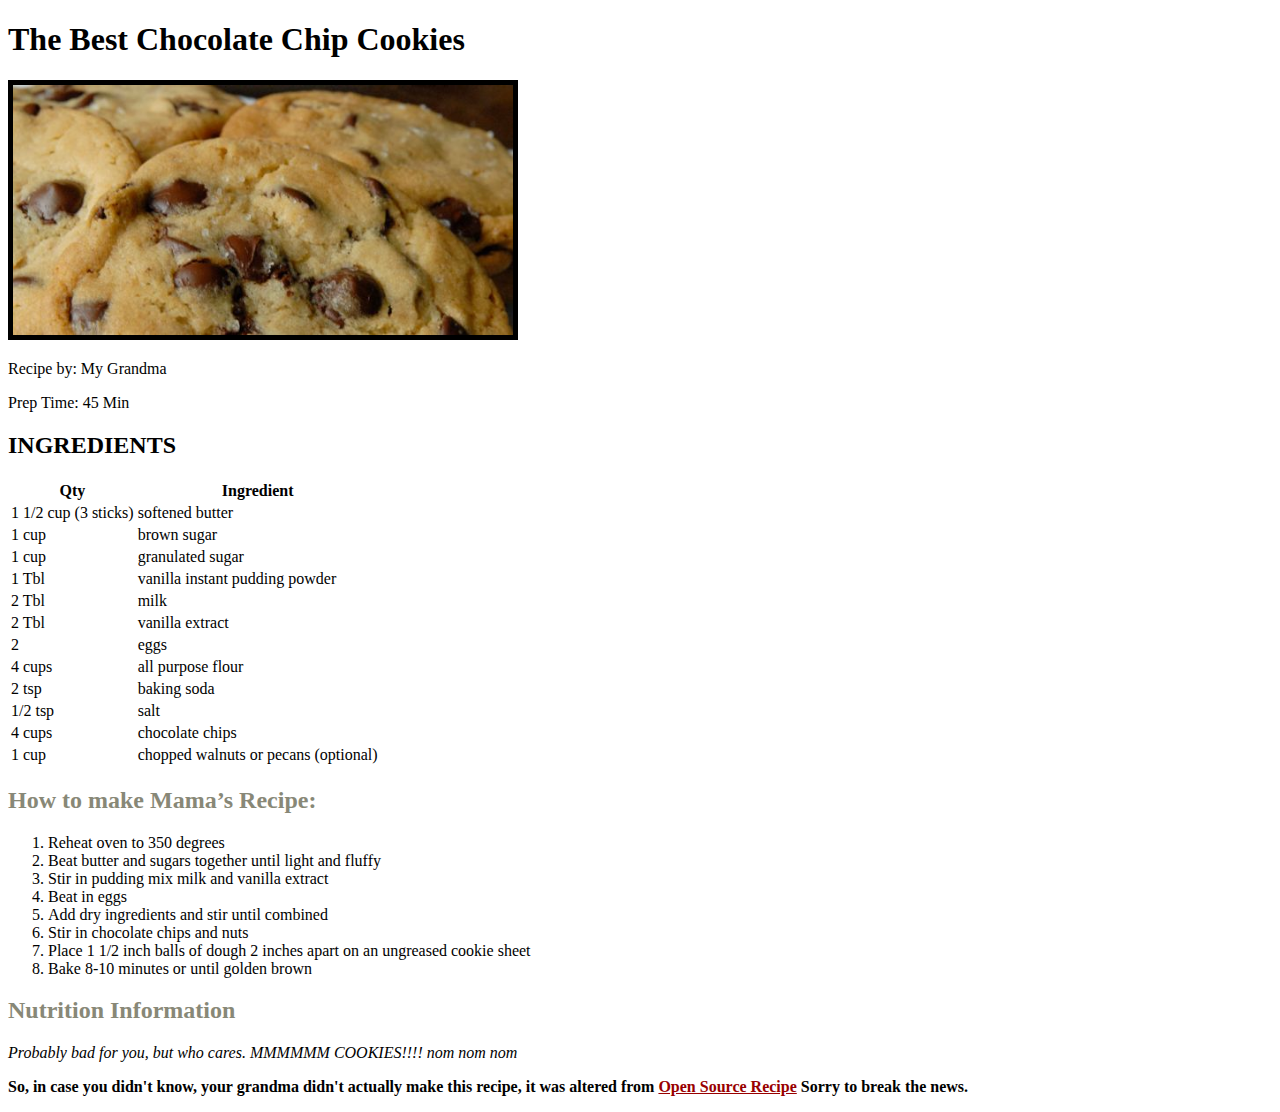
<file: class01/cookie_recipe/index.html>
﻿<!DOCTYPE html>
<html>
<head>
	<meta charset="utf-8">
	<link rel="stylesheet" href="styles.css">
	<title>The Best Chocolate Chip Cookies</title>
</head>

<body>
	<h1 id="top">The Best Chocolate Chip Cookies</h1>
	<img src="cookies.jpg" width="500" alt="Cookies">
	<p>Recipe by: My Grandma</p>
	<p>Prep Time: 45 Min</p>
	<h2><b>INGREDIENTS</b></h2>

	<table>
		<thead>
			<tr>
				<th>Qty</th>
				<th>Ingredient</th>
			</tr>
		</thead>
		<tbody>
			<tr>
				<td>1 1/2 cup (3 sticks)</td>
				<td>softened butter</td>
			</tr>
			<tr>
				<td>1 cup</td>
				<td>brown sugar</td>
			</tr>
			<tr>
				<td>1 cup</td>
				<td>granulated sugar</td>
			</tr>
			<tr>
				<td>1 Tbl</td>
				<td>vanilla instant pudding powder</td>
			</tr>
			<tr>
				<td>2 Tbl</td>
				<td>milk</td>
			</tr>
			<tr>
				<td>2 Tbl</td>
				<td>vanilla extract</td>
			</tr>
			<tr>
				<td>2</td>
				<td>eggs</td>
			</tr>
			<tr>
				<td>4 cups</td>
				<td>all purpose flour</td>
			</tr>
			<tr>
				<td>2 tsp</td>
				<td>baking soda</td>
			</tr>
			<tr>
				<td>1/2 tsp</td>
				<td>salt</td>
			</tr>
			<tr>
				<td>4 cups</td>
				<td>chocolate chips</td>
			</tr>
			<tr>
				<td>1 cup</td>
				<td>chopped walnuts or pecans (optional)</td>
			</tr>
		</tbody>

	</table>


<h2 class="auxHeader">How to make Mama’s Recipe:</h2>
	<ol>
		<li>Reheat oven to 350 degrees</li> 
		<li>Beat butter and sugars together until light and fluffy</li>
		<li>Stir in pudding mix milk and vanilla extract</li>
		<li>Beat in eggs</li>
		<li>Add dry ingredients and stir until combined</li>
		<li>Stir in chocolate chips and nuts</li>
		<li>Place 1 1/2 inch balls of dough 2 inches apart on an ungreased cookie sheet</li>
		<li>Bake 8-10 minutes or until golden brown</li>
	</ol>

<h2 class="auxHeader" id="nutrition">Nutrition Information</h2>

<p><i>Probably bad for you, but who cares. MMMMMM COOKIES!!!! nom nom nom</i></p>


<p><b>So, in case you didn't know, your grandma didn't actually make this recipe, it was altered from <a href ="http://www.opensourcefood.com/people/Amanori/recipes/mamas-recipe-the-best-chocolate-chip-cookies">Open Source Recipe</a> Sorry to break the news.</b></p> <!--You must include the link in your final webpage -->

</body>
</html>
</file>
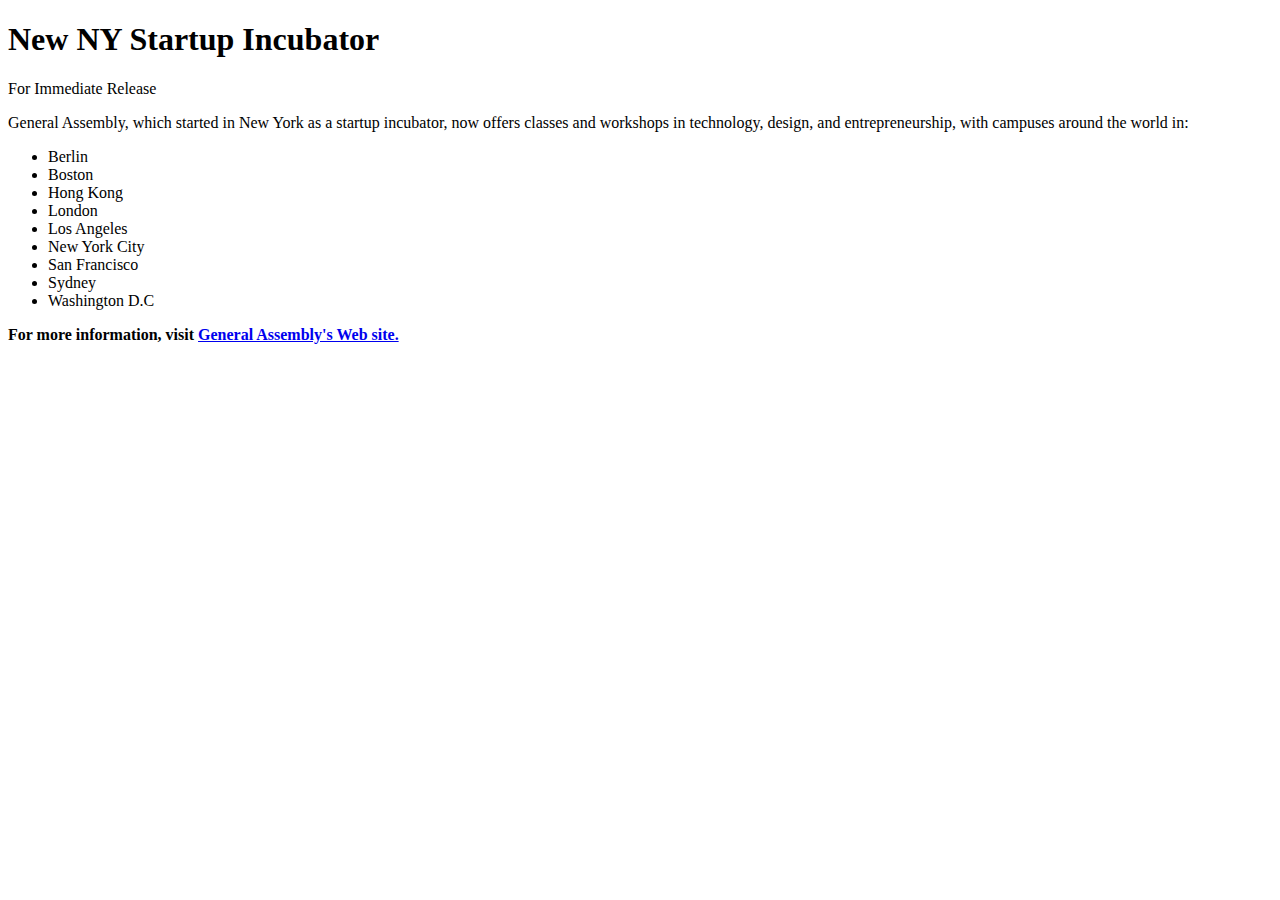
<file: class01/ga_press_release/index.html>
<!doctype html>
<html>
<head>
	<title>New NY Startup Incubator | General Assembly</title>
</head>
<body>
<header>
	<h1>New NY Startup Incubator</h1>
	<p>For Immediate Release</p>
</header>

<article>
<p>General Assembly, which started in New York as a startup incubator, now offers classes and workshops in technology, design, and entrepreneurship, with campuses around the world in:</p>
	
	<ul>
		<li>Berlin</li> 
		<li>Boston</li> 
		<li>Hong Kong</li>
		<li>London</li> 
		<li>Los Angeles</li>
		<li>New York City</li>
		<li>San Francisco</li>
		<li>Sydney</li>
		<li>Washington D.C</li>
	</ul>

<p><b>For more information, visit <a href="#">General Assembly's Web site.</a></b></p>
</article>

</body>
</html>
</file>
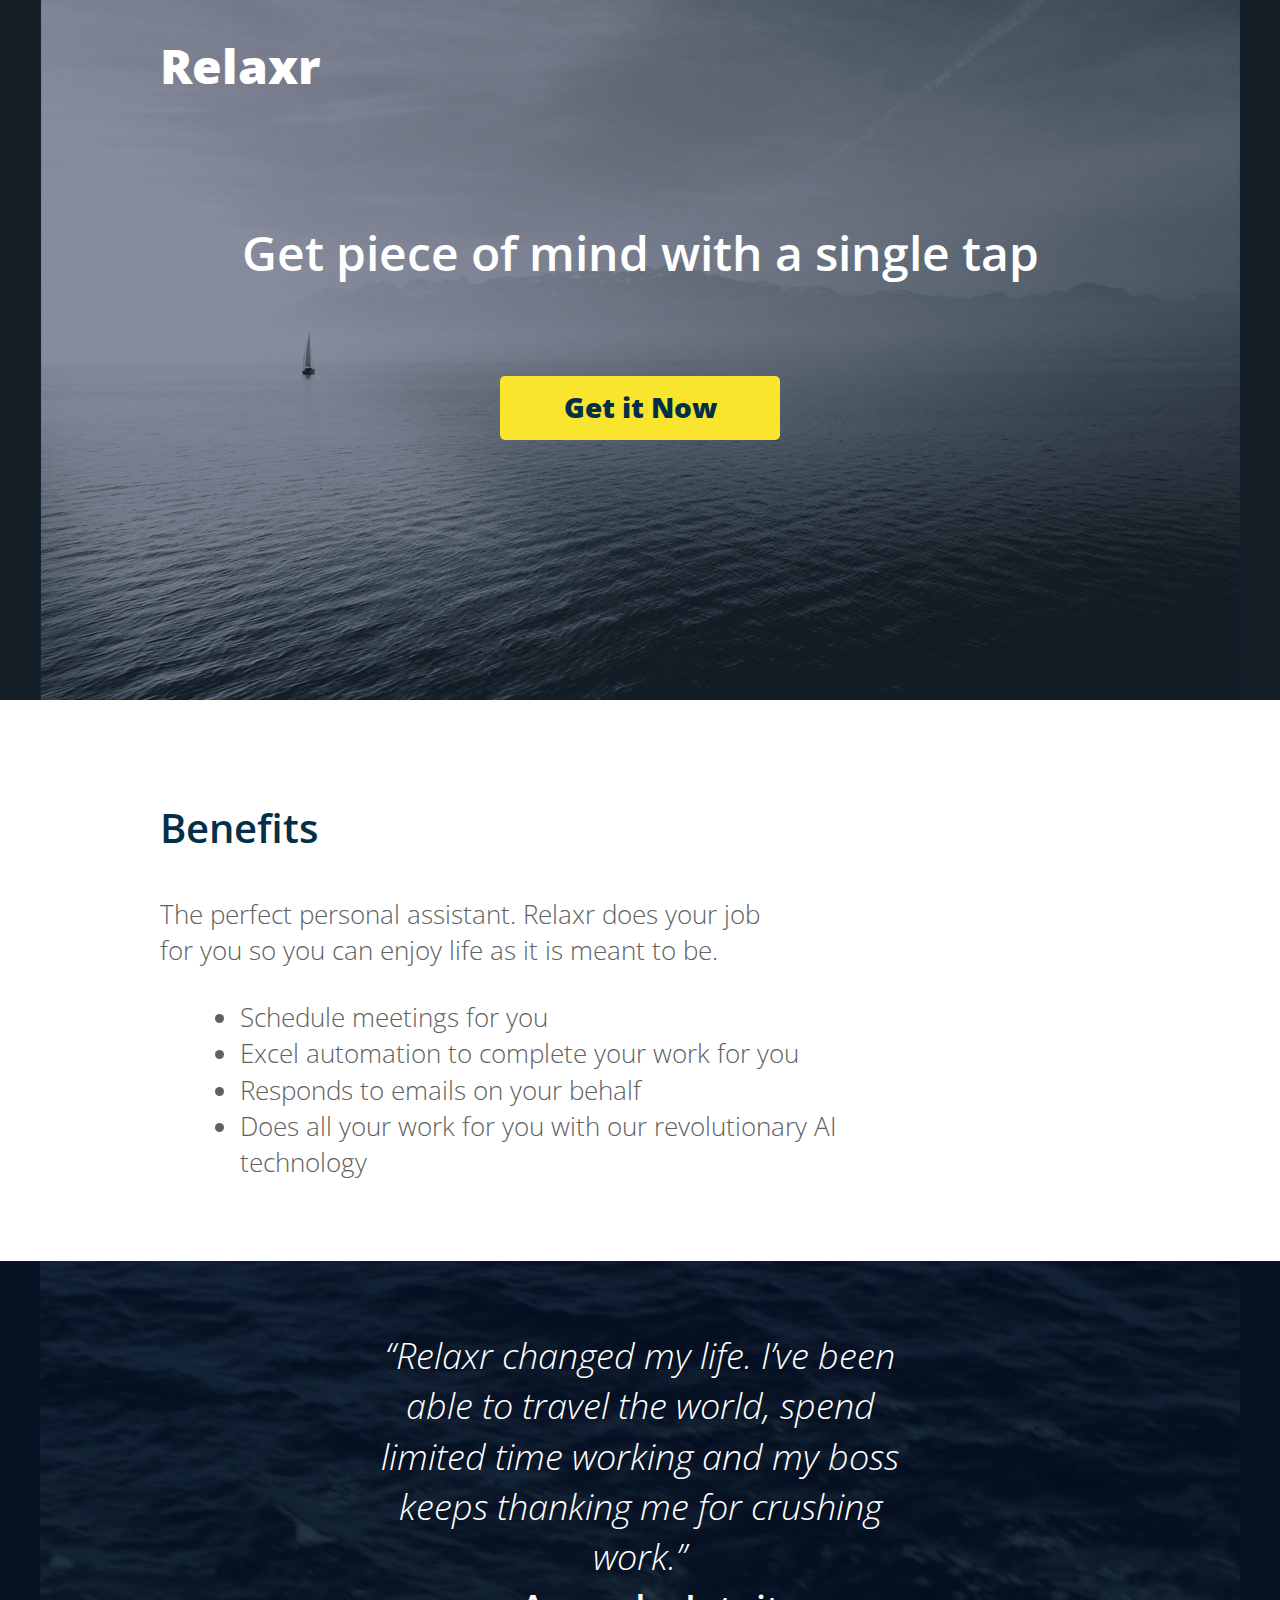
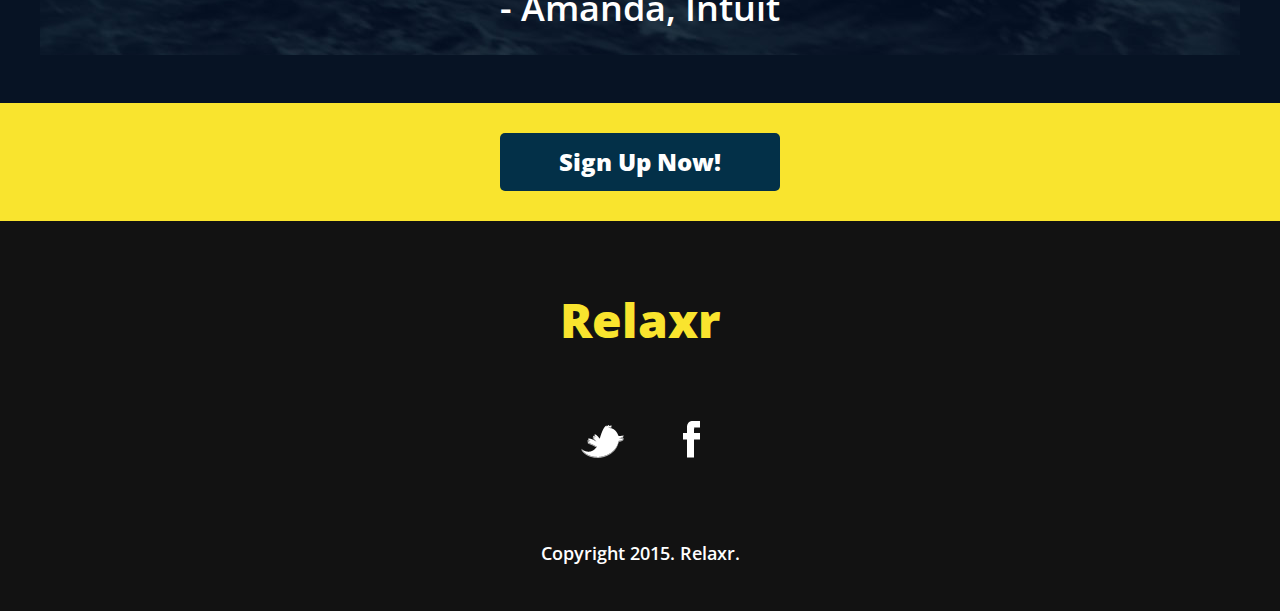
<file: class02/solution_code/index.html>
<!DOCTYPE html>
<html lang="en">
	<head>
    	<meta charset="utf-8">
    	<meta name="description" content="The perfect personal assistant. Relaxr does your job for you so you can enjoy life as it is meant to be.">

		<title>Relaxr Landing Page</title>
		<link href='http://fonts.googleapis.com/css?family=Open+Sans:300italic,300,600,800' rel='stylesheet' type='text/css'>

		<!-- external CSS link -->
		<link rel="stylesheet" href="css/reset.css">
		<link rel="stylesheet" href="css/style.css">

	</head>
	<body>
		<header>
			<div class="container">
				<h1 class="logo">Relaxr</h1>
				<h2>Get piece of mind with a single tap</h2>
				<a class="button yellow" href="#">Get it Now</a>
			</div>
		</header>
		<section id="benefits">
			<div class="container">
				<h3>Benefits</h3>
				<p>The perfect personal assistant. Relaxr does your job for you so you can enjoy life as it is meant to be.</p>
				<ul>
					<li>Schedule meetings for you</li>
					<li>Excel automation to complete your work for you</li>
					<li>Responds to emails on your behalf</li>
					<li>Does all your work for you with our revolutionary AI technology</li>
				</ul>
			</div>
		</section>
		<section id="testimonial">
			<div class="container">
				<blockquote>&ldquo;Relaxr changed my life. I&rsquo;ve been able to travel the world, spend limited time working and my boss keeps thanking me for crushing work.&rdquo;
				<span>- Amanda, Intuit</span></blockquote>
			</div>
		</section>
		<aside>
			<a class="button blue" href="#">Sign Up Now!</a>
		</aside>
		<footer>
			<h4 class="logo">Relaxr</h4>

			<ul>
				<li><a href="#"><img src="images/twitter.png" alt="Twitter logo"></a></li>
				<li><a href="#"><img src="images/facebook.png" alt="Facebook logo"></a></li>
			</ul>

			<p class="copyright">Copyright 2015. Relaxr.</p>
		</footer>
	</body>
</html>
</file>
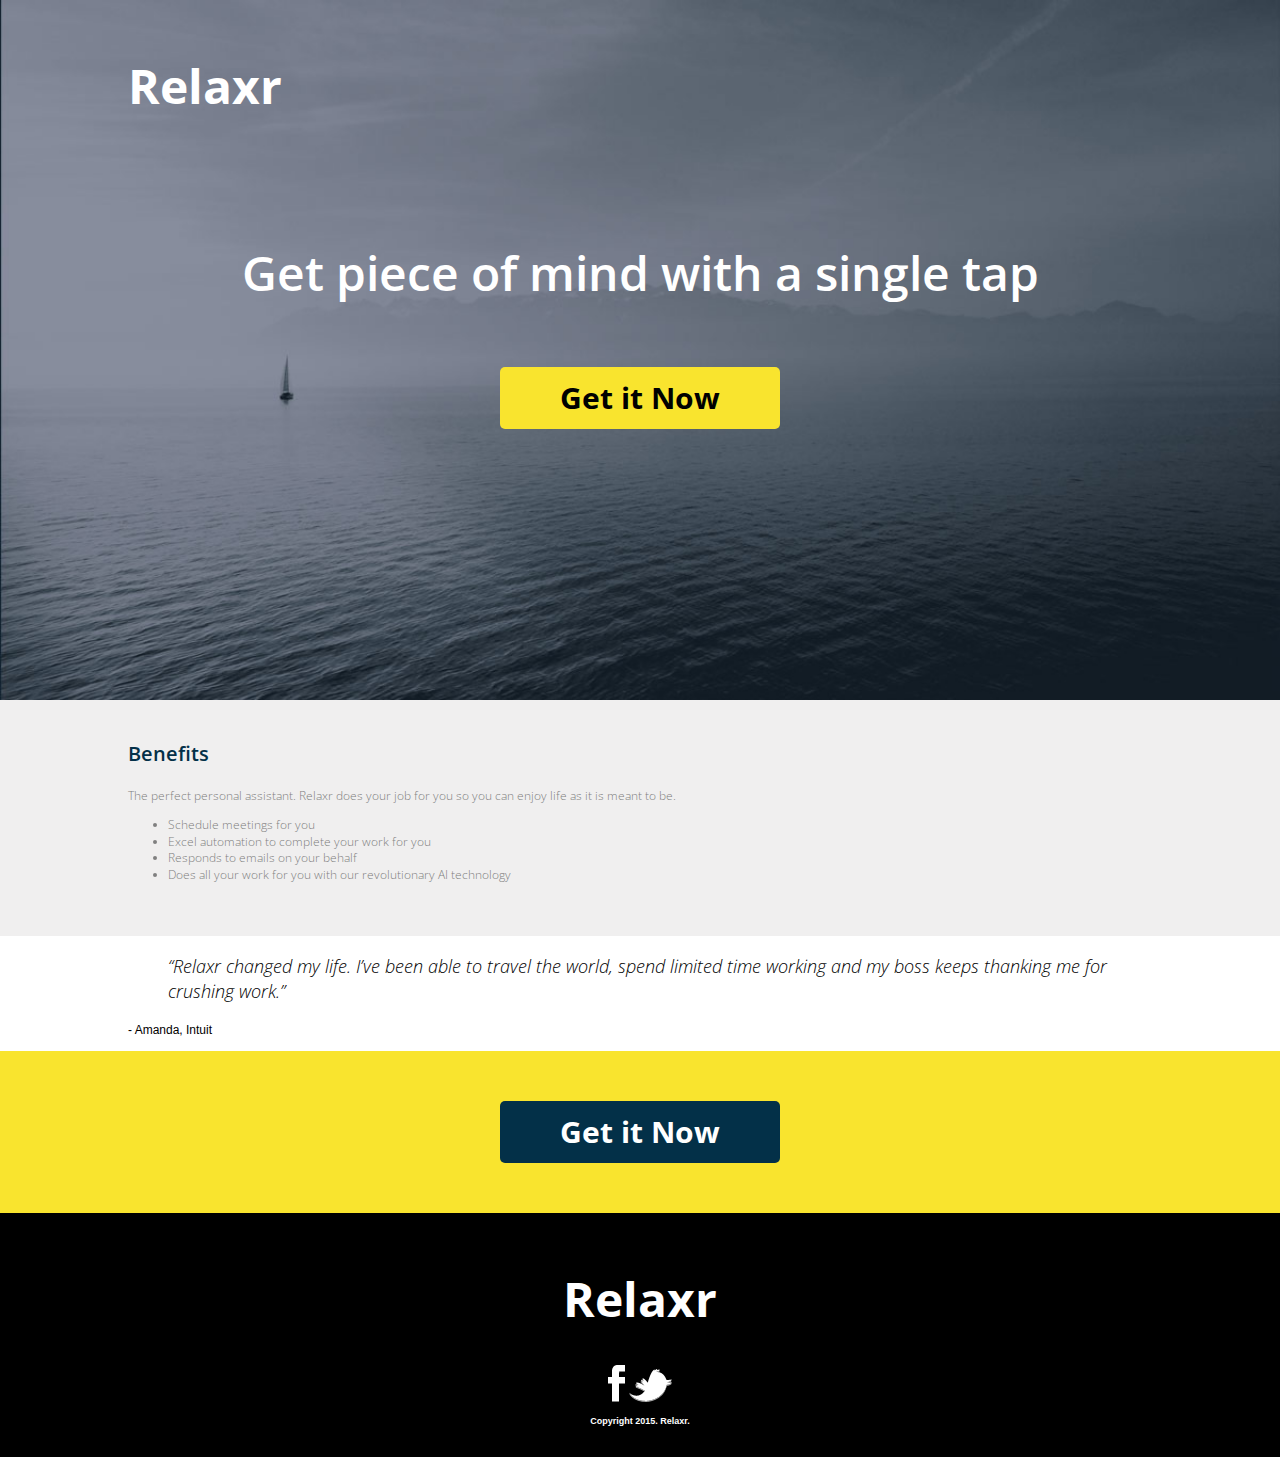
<file: class02/starter_code/index.html>
<!DOCTYPE html>
<html lang="en">
	<head>
    	<meta charset="utf-8">
    	<meta name="description" content="Your description goes here">
    	<meta name="keywords" content="one, two, three">

		<title>Blank Template</title>

		<!-- external CSS link -->
		<link rel="stylesheet" href="css/normalize.css">
		<link href='https://fonts.googleapis.com/css?family=Open+Sans:300,300italic,600,800' rel='stylesheet' type='text/css'>
		<link rel="stylesheet" href="css/style.css">

	</head>
	<body>
			<header>
				<div id="header">
					<div class="container">
						<h1>Relaxr</h1>
						<h2>Get piece of mind with a single tap</h2>
						<a class="button yellow" href="#">Get it Now</a>
					</div>
				</div>
			</header>	
			<section>
				<div id="benefits">
					<div class="container">
						<h3>Benefits</h3>
						<p>The perfect personal assistant. Relaxr does your job for you so you can enjoy life as it is meant to be.
						<ul>
					    <li>Schedule meetings for you</li>
					    <li>Excel automation to complete your work for you</li>
					    <li>Responds to emails on your behalf</li>
					    <li>Does all your work for you with our revolutionary AI technology</li>
					    </ul>
						</p>
					</div>
				</div>
				<div id="testimonials">
					<div class="container">
						<blockquote>“Relaxr changed my life. I’ve been able to travel the world, spend limited time working and my boss keeps thanking me for crushing work.”</blockquote>
						<p>- Amanda, Intuit</p>
					</div>
				</div>
				<div id="yellow">
					<a class="button dark" href="#">Get it Now</a>
				</div>
			</section>
			
			<footer>
				<div class="container">
				<h1>Relaxr</h1>
				<a href="http://www.facebook.com"><img src="images/facebook.png"></a>
				<a href="http://www.twitter.com"><img src="images/twitter.png"></a>
				<p>Copyright 2015. Relaxr.</p>
				</div>
			</footer>
		</div><!-- #container -->
	</body>
</html>
</file>
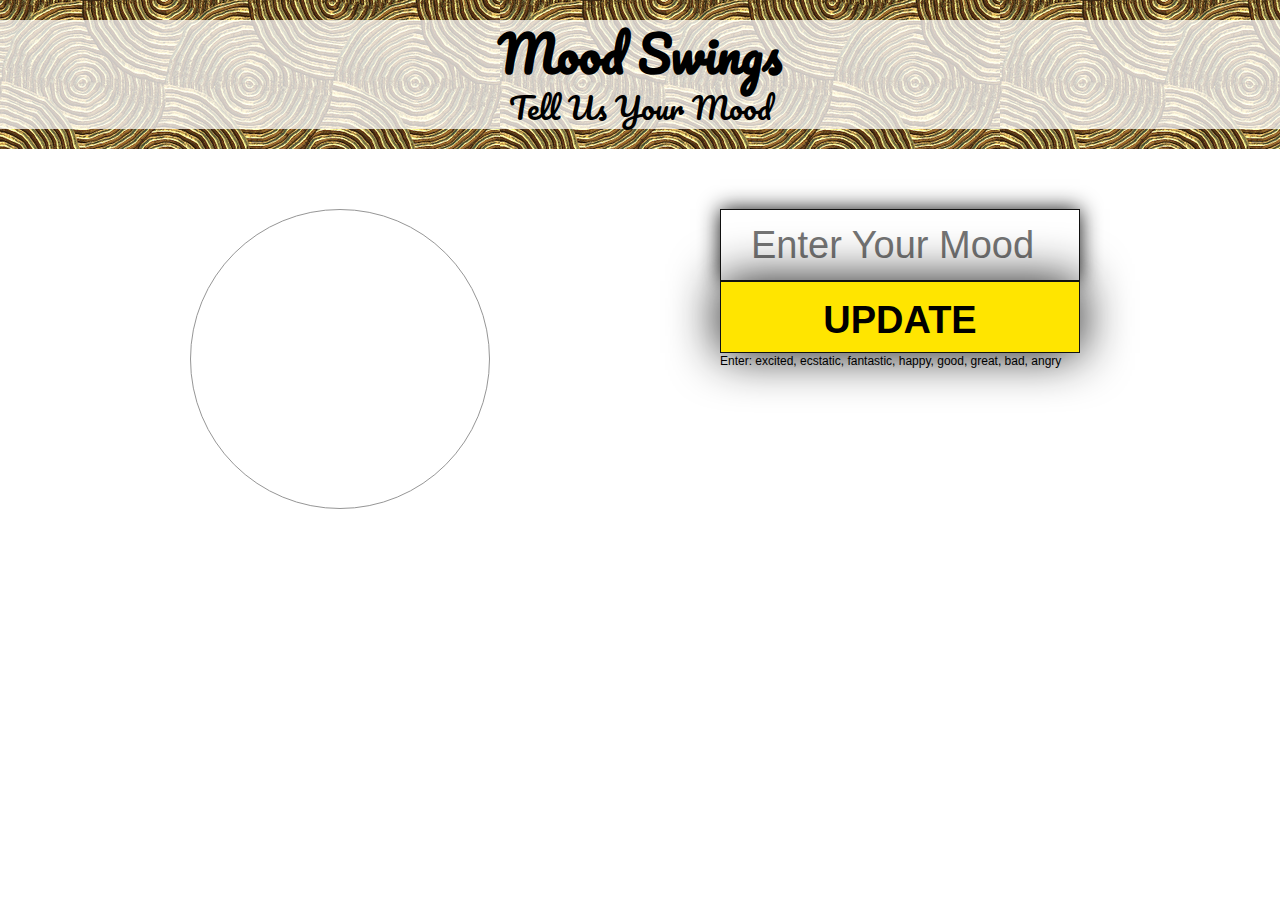
<file: class05/moods/index.html>
<!DOCTYPE html>
<html lang="en">
<head>
    <meta charset="utf-8">
    <meta name="description" content="Mood Swing Web App">

    <title>Mood Rings</title>

    <!-- external CSS link -->
    <link rel="stylesheet" href="css/reset.css">
    <link href='https://fonts.googleapis.com/css?family=Pacifico' rel='stylesheet' type='text/css'>
    <link rel="stylesheet" href="css/style.css">

</head>
<body>
<header>
    <div class="title">
        <h1>Mood Swings</h1>
        <p>Tell Us Your Mood</p>
    </div>
</header>
<div class="container">

    <div class="moodring">
        <div>&nbsp;</div>
    </div>
    <div class="moodform">
        <form>
            <input type="text" id="mood" placeholder="Enter Your Mood">
            <input type="submit" value="Update" id="submit-btn">
        </form>
        <p>Enter: excited, ecstatic, fantastic, happy, good, great, bad, angry</p>
    </div>
</div>


<script src="https://ajax.googleapis.com/ajax/libs/jquery/1.12.0/jquery.min.js"></script>

<script type="text/javascript" src="js/app.js"></script>

</body>
</html>
</file>
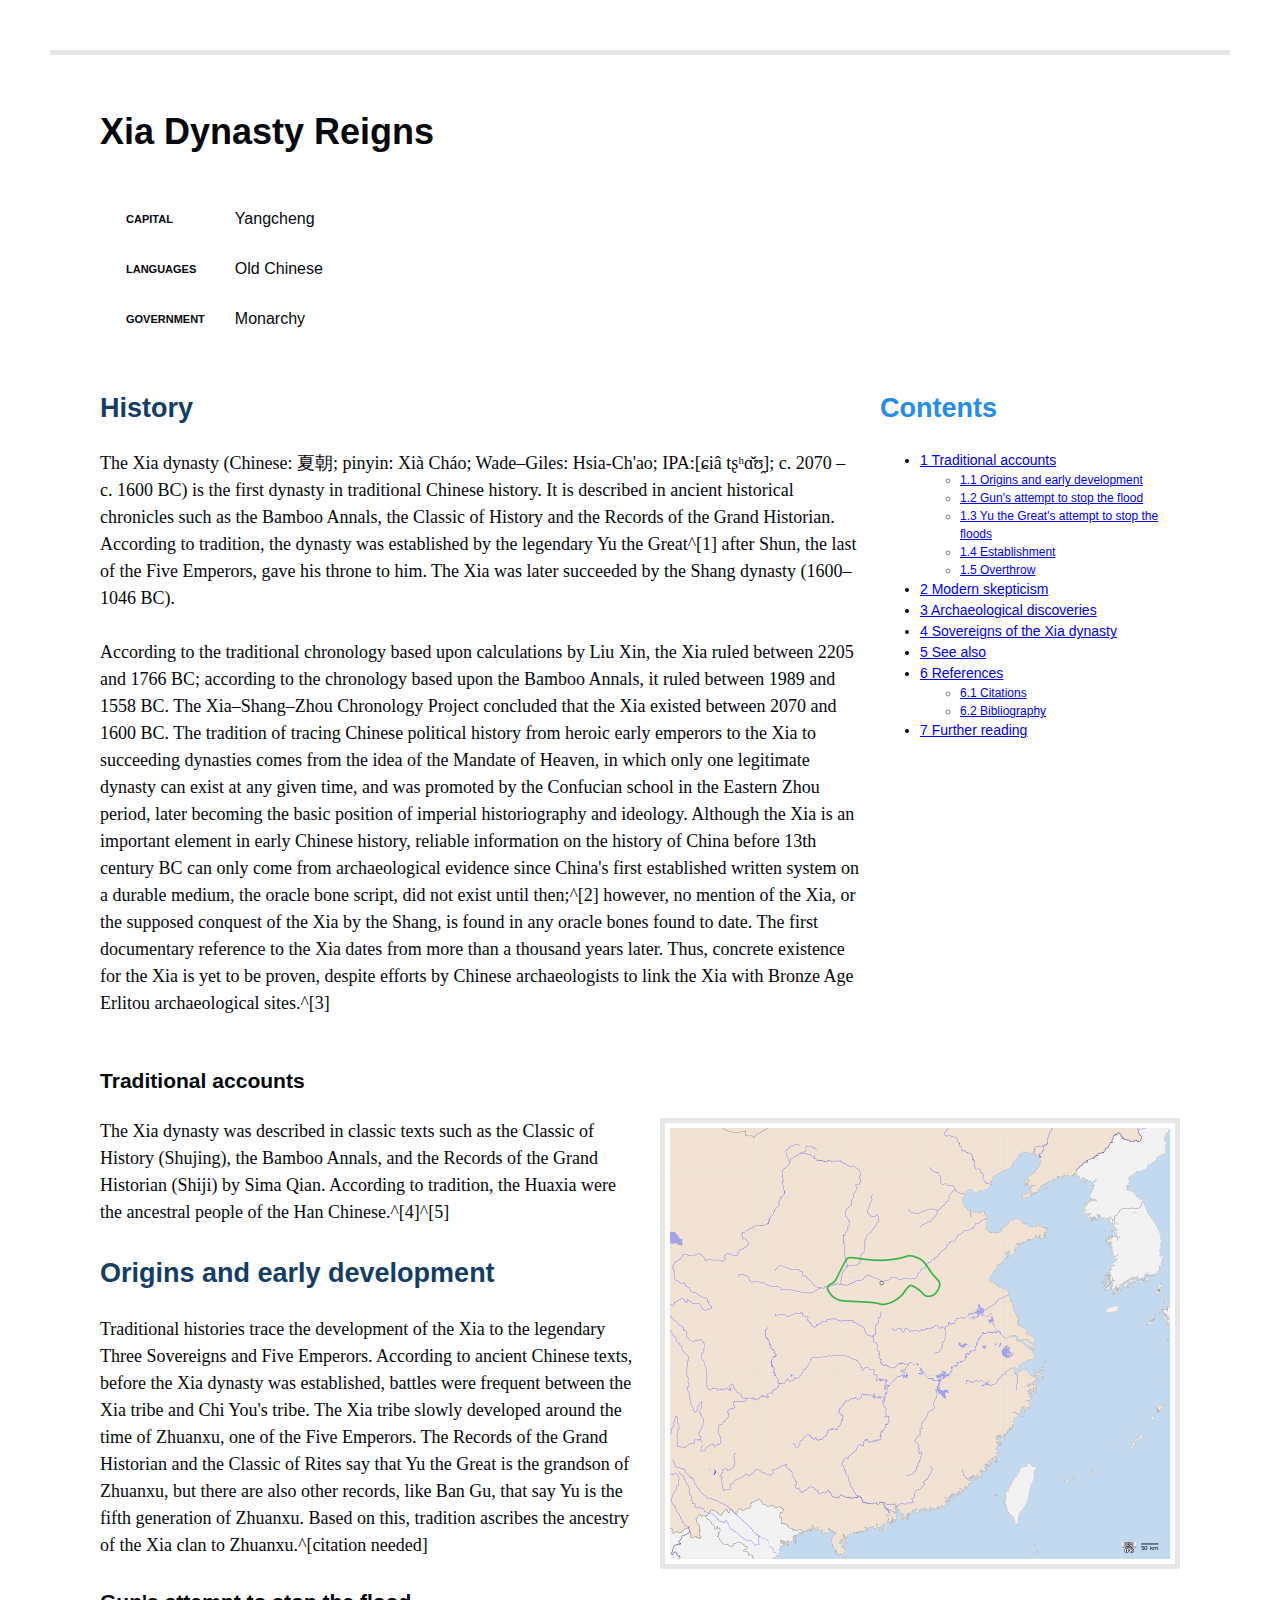
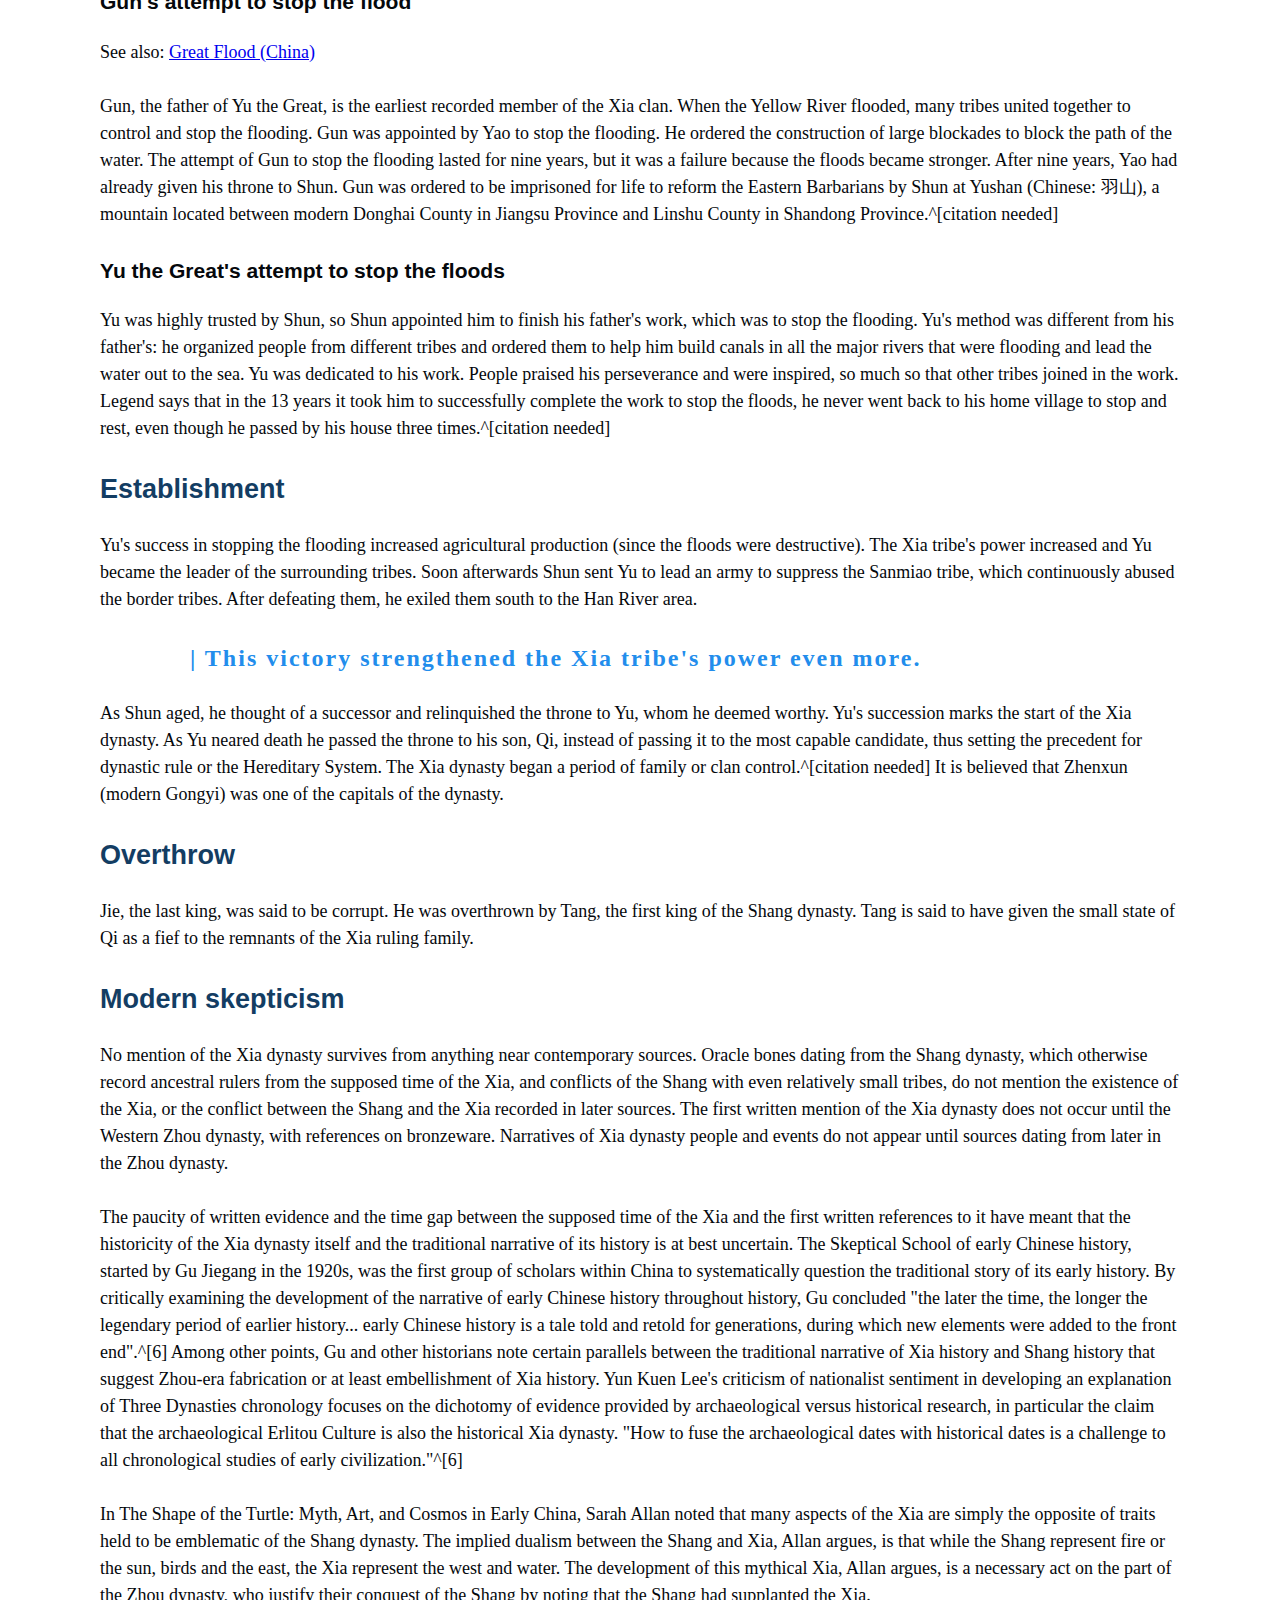
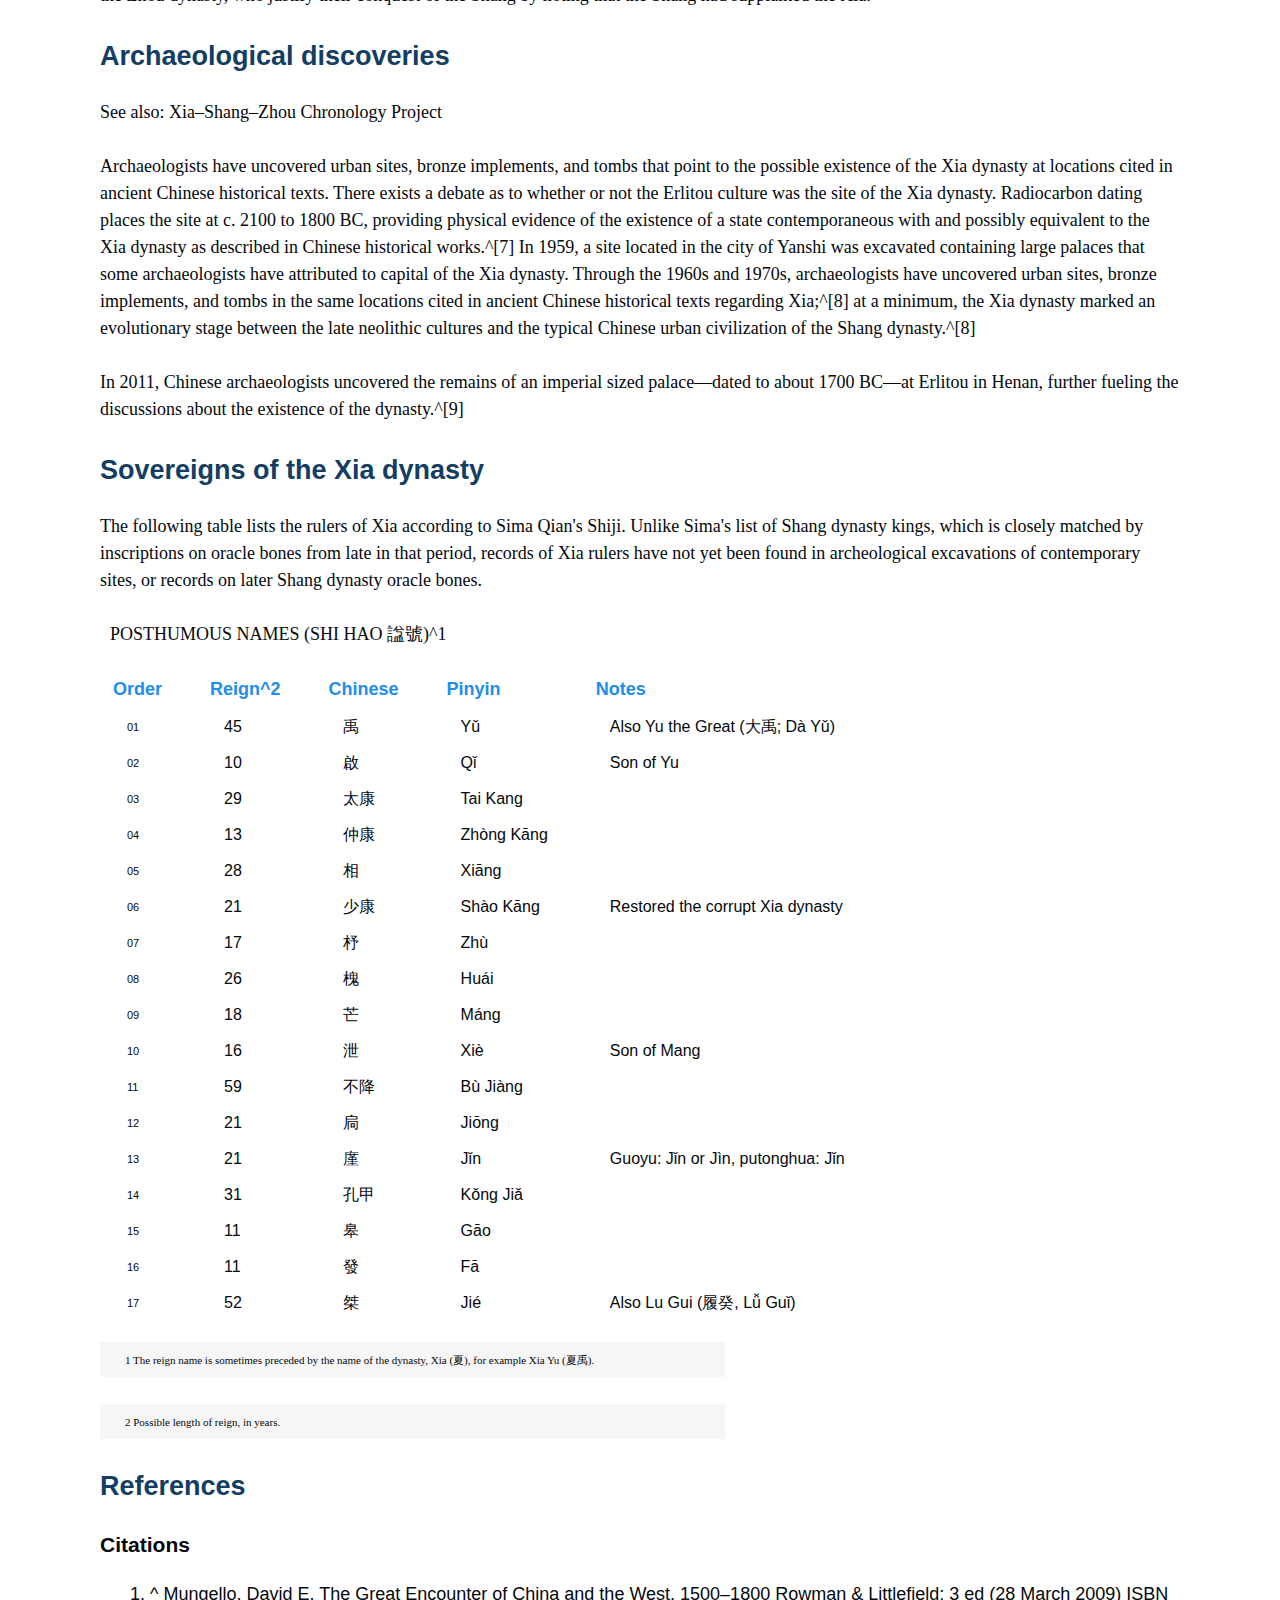
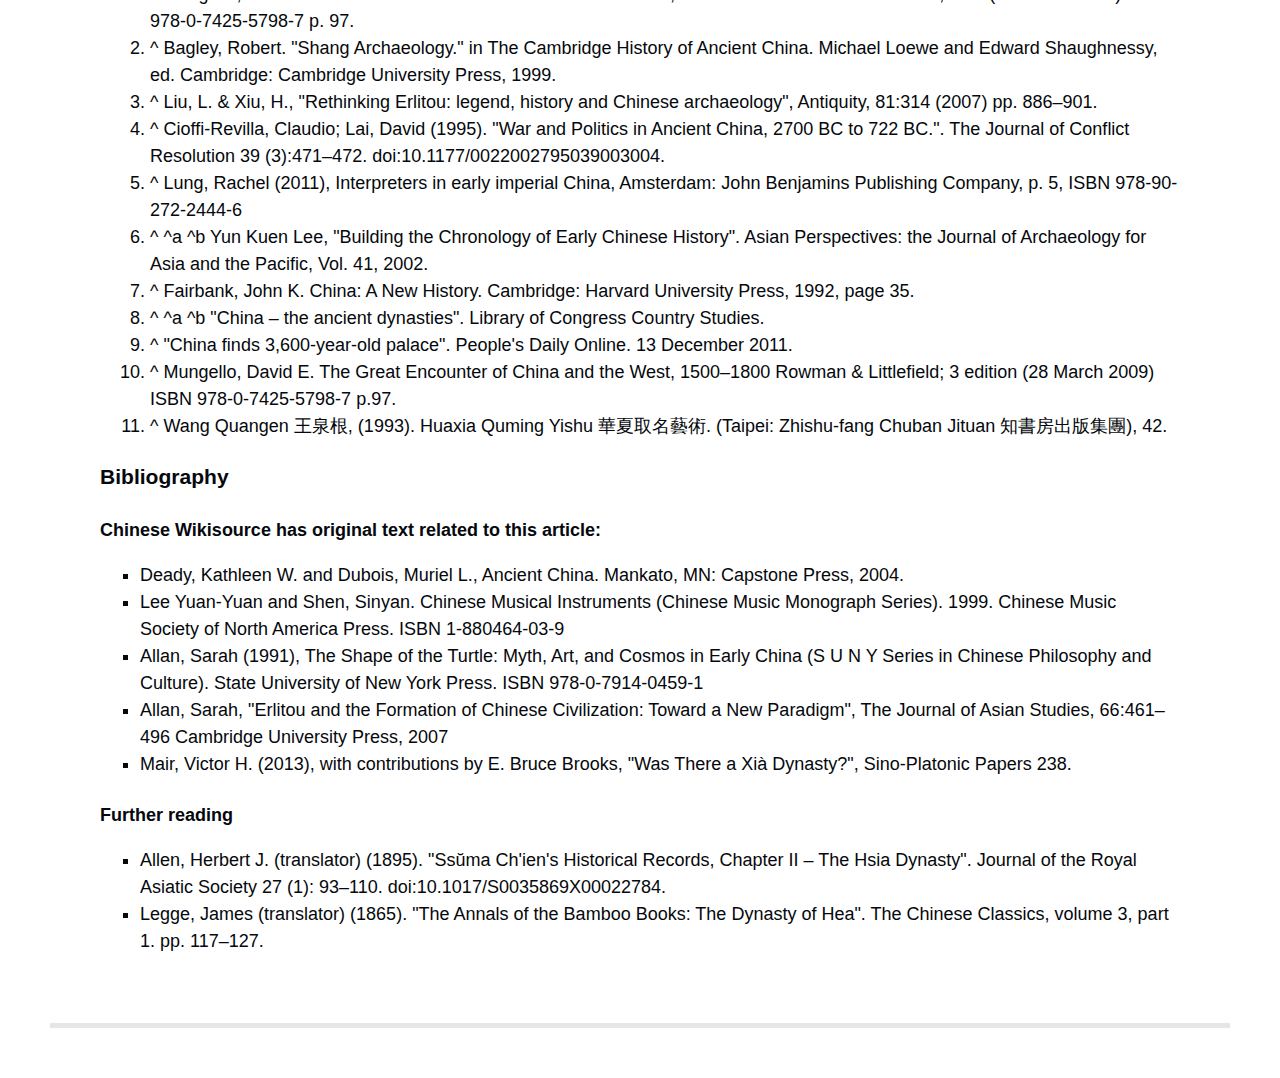
<file: class01/homework/starter_code/index.html>
<!doctype <!DOCTYPE html>
<html>
<head>
  <title>The Xia Dynasty</title>
  <link rel="stylesheet" type="text/css" href="css/style.css">
</head>

<body>
<h1>Xia Dynasty Reigns</h1>
  <table class="datatable">
    <tr>
      <td>Capital</td>
      <td>Yangcheng</td>
    </tr>
    <tr>
      <td>Languages</td>
      <td>Old Chinese</td>
    </tr>
    <tr>
      <td>Government</td>
      <td>Monarchy</td>
    </tr>
  </table>                         
 
<div class="contents">
  <nav class="toc">
    <h2>Contents</h2>
    <ul class="toclevel-1">
      <li><a href="#traditional">1	Traditional accounts</a></li>
        <ul class="toclevel-2">
          <li><a href="#origins">1.1	Origins and early development</a></li>
          <li><a href="#gun">1.2	Gun's attempt to stop the flood</a></li>
          <li><a href="#yu">1.3	Yu the Great's attempt to stop the floods</a></li>
          <li><a href="#est">1.4	Establishment</a></li>
          <li><a href="#overthrow">1.5	Overthrow</a></li>
        </ul>
      <li><a href="#modern">2	Modern skepticism</a></li>
      <li><a href="#arch">3	Archaeological discoveries</a></li>
      <li><a href="#sov">4	Sovereigns of the Xia dynasty</a></li>
      <li><a href="#see">5	See also</a></li>
      <li><a href="#ref">6	References</a></li>
         <ul class="toclevel-2">
           <li><a href="#citations">6.1	Citations</a></li>
           <li><a href="#biblio">6.2	Bibliography</a></li>
         </ul>
      <li><a href="#further">7	Further reading</a></li>
    </ul>
  </nav>
</div>

<article class="commonstyles">
<div class="history">
  <h2>History</h2>

  <p>The Xia dynasty (Chinese: 夏朝; pinyin: Xià Cháo; Wade–Giles: Hsia-Ch'ao; IPA:[ɕiâ tʂʰɑ̌ʊ̯]; c. 2070 – c. 1600 BC) is the first dynasty in traditional Chinese history. It is described in ancient historical chronicles such as the Bamboo Annals, the Classic of History and the Records of the Grand Historian. According to tradition, the dynasty was established by the legendary Yu the Great^[1] after Shun, the last of the Five Emperors, gave his throne to him. The Xia was later succeeded by the Shang dynasty (1600–1046 BC).</p>


  <p>According to the traditional chronology based upon calculations by Liu Xin, the Xia ruled between 2205 and 1766 BC; according to the chronology based upon the Bamboo Annals, it ruled between 1989 and 1558 BC. The Xia–Shang–Zhou Chronology Project concluded that the Xia existed between 2070 and 1600 BC. The tradition of tracing Chinese political history from heroic early emperors to the Xia to succeeding dynasties comes from the idea of the Mandate of Heaven, in which only one legitimate dynasty can exist at any given time, and was promoted by the Confucian school in the Eastern Zhou period, later becoming the basic position of imperial historiography and ideology. Although the Xia is an important element in early Chinese history, reliable information on the history of China before 13th century BC can only come from archaeological evidence since China's first established written system on a durable medium, the oracle bone script, did not exist until then;^[2] however, no mention of the Xia, or the supposed conquest of the Xia by the Shang, is found in any oracle bones found to date. The first documentary reference to the Xia dates from more than a thousand years later. Thus, concrete existence for the Xia is yet to be proven, despite efforts by Chinese archaeologists to link the Xia with Bronze Age Erlitou archaeological sites.^[3]</p>
</div>

<h3 id="traditional">Traditional accounts</h3>

<img src="images/500px-Xia_dynasty.svg.png" alt="Xia Dynasty Map">

<p>The Xia dynasty was described in classic texts such as the Classic of History (Shujing), the Bamboo Annals, and the Records of the Grand Historian (Shiji) by Sima Qian. According to tradition, the Huaxia were the ancestral people of the Han Chinese.^[4]^[5]</p>

<h2 id="origins">Origins and early development</h2>

<p>Traditional histories trace the development of the Xia to the legendary Three Sovereigns and Five Emperors. According to ancient Chinese texts, before the Xia dynasty was established, battles were frequent between the Xia tribe and Chi You's tribe. The Xia tribe slowly developed around the time of Zhuanxu, one of the Five Emperors. The Records of the Grand Historian and the Classic of Rites say that Yu the Great is the grandson of Zhuanxu, but there are also other records, like Ban Gu, that say Yu is the fifth generation of Zhuanxu. Based on this, tradition ascribes the ancestry of the Xia clan to Zhuanxu.^[citation needed]</p>

<h3 id="gun">Gun's attempt to stop the flood</h3>

<p>See also: <a href="http://www.wikiwand.com/en/Great_Flood_%28China%29"> Great Flood (China)</a></p>

<p>Gun, the father of Yu the Great, is the earliest recorded member of the Xia clan. When the Yellow River flooded, many tribes united together to control and stop the flooding. Gun was appointed by Yao to stop the flooding. He ordered the construction of large blockades to block the path of the water. The attempt of Gun to stop the flooding lasted for nine years, but it was a failure because the floods became stronger. After nine years, Yao had already given his throne to Shun. Gun was ordered to be imprisoned for life to reform the Eastern Barbarians by Shun at Yushan (Chinese: 羽山), a mountain located between modern Donghai County in Jiangsu Province and Linshu County in Shandong Province.^[citation needed]</p>

<h3 id="yu">Yu the Great's attempt to stop the floods</h3>

<p>Yu was highly trusted by Shun, so Shun appointed him to finish his father's work, which was to stop the flooding. Yu's method was different from his father's: he organized people from different tribes and ordered them to help him build canals in all the major rivers that were flooding and lead the water out to the sea. Yu was dedicated to his work. People praised his perseverance and were inspired, so much so that other tribes joined in the work. Legend says that in the 13 years it took him to successfully complete the work to stop the floods, he never went back to his home village to stop and rest, even though he passed by his house three times.^[citation needed]</p>

<h2 id="est">Establishment</h2>

<p>Yu's success in stopping the flooding increased agricultural production (since the floods were destructive). The Xia tribe's power increased and Yu became the leader of the surrounding tribes. Soon afterwards Shun sent Yu to lead an army to suppress the Sanmiao tribe, which continuously abused the border tribes. After defeating them, he exiled them south to the Han River area.</p>

<blockquote class="aside">| This victory strengthened the Xia tribe's power even more.</blockquote> 

<p>As Shun aged, he thought of a successor and relinquished the throne to Yu, whom he deemed worthy. Yu's succession marks the start of the Xia dynasty. As Yu neared death he passed the throne to his son, Qi, instead of passing it to the most capable candidate, thus setting the precedent for dynastic rule or the Hereditary System. The Xia dynasty began a period of family or clan control.^[citation needed] It is believed that Zhenxun (modern Gongyi) was one of the capitals of the dynasty.</p>

<h2 id="overthrow">Overthrow</h2>

<p>Jie, the last king, was said to be corrupt. He was overthrown by Tang, the first king of the Shang dynasty. Tang is said to have given the small state of Qi as a fief to the remnants of the Xia ruling family.</p>

<h2 id="modern">Modern skepticism</h2>

<p>No mention of the Xia dynasty survives from anything near contemporary sources. Oracle bones dating from the Shang dynasty, which otherwise record ancestral rulers from the supposed time of the Xia, and conflicts of the Shang with even relatively small tribes, do not mention the existence of the Xia, or the conflict between the Shang and the Xia recorded in later sources. The first written mention of the Xia dynasty does not occur until the Western Zhou dynasty, with references on bronzeware. Narratives of Xia dynasty people and events do not appear until sources dating from later in the Zhou dynasty.</p>

<p>The paucity of written evidence and the time gap between the supposed time of the Xia and the first written references to it have meant that the historicity of the Xia dynasty itself and the traditional narrative of its history is at best uncertain. The Skeptical School of early Chinese history, started by Gu Jiegang in the 1920s, was the first group of scholars within China to systematically question the traditional story of its early history. By critically examining the development of the narrative of early Chinese history throughout history, Gu concluded "the later the time, the longer the legendary period of earlier history... early Chinese history is a tale told and retold for generations, during which new elements were added to the front end".^[6] Among other points, Gu and other historians note certain parallels between the traditional narrative of Xia history and Shang history that suggest Zhou-era fabrication or at least embellishment of Xia history. Yun Kuen Lee's criticism of nationalist sentiment in developing an explanation of Three Dynasties chronology focuses on the dichotomy of evidence provided by archaeological versus historical research, in particular the claim that the archaeological
Erlitou Culture is also the historical Xia dynasty. "How to fuse the
archaeological dates with historical dates is a challenge to all chronological studies of early civilization."^[6]</p>

<p>In The Shape of the Turtle: Myth, Art, and Cosmos in Early China, Sarah Allan noted that many aspects of the Xia are simply the opposite of traits held to be emblematic of the Shang dynasty. The implied dualism between the Shang and Xia, Allan argues, is that while the Shang represent fire or the sun, birds and the east, the Xia represent the west and water. The development of this mythical Xia, Allan argues, is a necessary act on the part of the Zhou dynasty, who justify their conquest of the Shang by noting that the Shang had supplanted the Xia.</p>

<h2 id="arch">Archaeological discoveries</h2>

<p>See also: Xia–Shang–Zhou Chronology Project</p>

<p>Archaeologists have uncovered urban sites, bronze implements, and tombs that point to the possible existence of the Xia dynasty at locations cited in ancient Chinese historical texts. There exists a debate as to whether or not the Erlitou culture was the site of the Xia dynasty. Radiocarbon dating places the site at c. 2100 to 1800 BC, providing physical evidence of the existence of a state contemporaneous with and possibly equivalent to the Xia dynasty as described in Chinese historical works.^[7] In 1959, a site located in the city of Yanshi was excavated containing large palaces that some archaeologists have attributed to capital of the Xia dynasty. Through the 1960s and 1970s, archaeologists have uncovered urban sites, bronze implements, and tombs in the same locations cited in ancient Chinese historical texts regarding Xia;^[8] at a minimum, the Xia dynasty marked an evolutionary stage between the late neolithic cultures and the typical Chinese urban civilization of the Shang dynasty.^[8]</p>

<p>In 2011, Chinese archaeologists uncovered the remains of an imperial sized palace—dated to about 1700 BC—at Erlitou in Henan, further fueling the
discussions about the existence of the dynasty.^[9]</p>

<h2 id="sov">Sovereigns of the Xia dynasty</h2>

<p>The following table lists the rulers of Xia according to Sima Qian's Shiji. Unlike Sima's list of Shang dynasty kings, which is closely matched by inscriptions on oracle bones from late in that period, records of Xia rulers have not yet been found in archeological excavations of contemporary sites, or records on later Shang dynasty oracle bones.</p>

<span id="see" class="theader"><b>Posthumous Names (Shi Hao 諡號)^1</b></span>

<table class="post">
  <thead>
    <tr>
    <th>Order</th>
    <th>Reign^2</th>
    <th>Chinese</th>
    <th>Pinyin</th>
    <th>Notes</th>
    </tr>
  </thead>
  <tbody>
    <tr>
      <td>01</td>
      <td>45</td>
      <td>禹</td>
      <td>Yǔ</td>
      <td>Also Yu the Great (大禹; Dà Yǔ)</td>
    </tr>
    <tr>
      <td>02</td>
      <td>10</td>
      <td>啟</td>
      <td>Qǐ</td>
      <td>Son of Yu</td>
    </tr>
    <tr>
      <td>03</td>
      <td>29</td>
      <td>太康 </td>
      <td>Tai Kang</td>
      <td></td>
    </tr>
    <tr>
      <td>04</td>
      <td>13</td>
      <td>仲康</td>
      <td>Zhòng Kāng</td>
      <td></td>
    </tr>
    <tr>
      <td>05</td>
      <td>28</td>
      <td>相</td>
      <td>Xiāng</td>
      <td></td>
    </tr>
     <tr>
      <td>06</td>
      <td>21</td>
      <td>少康</td>
      <td>Shào Kāng</td>
      <td>Restored the corrupt Xia dynasty</td>
    </tr>
    <tr>
      <td>07</td>
      <td>17</td>
      <td>杼</td>
      <td>Zhù</td>
      <td></td>
    </tr>
    <tr>
      <td>08</td>
      <td>26</td>
      <td>槐</td>
      <td>Huái</td>
      <td></td>
    </tr>
    <tr>
      <td>09</td>
      <td>18</td>
      <td>芒</td>
      <td>Máng</td>
      <td></td>
    </tr>
    <tr>
      <td>10</td>
      <td>16</td>
      <td>泄</td>
      <td>Xiè</td>
      <td>Son of Mang</td>
    </tr>
    <tr>
      <td>11</td>
      <td>59</td>
      <td>不降</td>
      <td>Bù Jiàng</td>
      <td></td>
    </tr>
    <tr>
      <td>12</td>
      <td>21</td>
      <td>扃</td>
      <td>Jiōng</td>
      <td></td>
    </tr>
    <tr>
      <td>13</td>
      <td>21</td>
      <td>廑</td>
      <td>Jǐn</td>
      <td>Guoyu: Jǐn or Jìn, putonghua: Jǐn</td>
    </tr>
    <tr>
      <td>14</td>
      <td>31</td>
      <td>孔甲</td>
      <td>Kǒng Jiǎ</td>
      <td></td>
    </tr>
    <tr>
      <td>15</td>
      <td>11</td>
      <td>皋</td>
      <td>Gāo</td>
      <td></td>
    </tr>
    <tr>
      <td>16</td>
      <td>11</td>
      <td>發</td>
      <td>Fā</td>
      <td></td>
    </tr>
    <tr>
      <td>17</td>
      <td>52</td>
      <td>桀</td>
      <td>Jié</td>
      <td>Also Lu Gui (履癸, Lǚ Guǐ)</td>
    </tr>
  </tbody>
</table>

<p class="footnotes">1 The reign name is sometimes preceded by the name of the dynasty, Xia (夏),
for example Xia Yu (夏禹).</p>
<p class="footnotes">2 Possible length of reign, in years.</p>

</article>

<section class="commonstyles">

  <h2 id="ref">References</h2>

    <h3 id="citations">Citations</h3>

      <ol class="citations">
        <li>^ Mungello, David E. The Great Encounter of China and the West, 1500–1800 Rowman & Littlefield; 3 ed (28 March 2009) ISBN 978-0-7425-5798-7 p. 97.</li>
        <li>^ Bagley, Robert. "Shang Archaeology." in The Cambridge History of Ancient China. Michael Loewe and Edward Shaughnessy, ed. Cambridge: Cambridge University Press, 1999.</li>
        <li>^ Liu, L. & Xiu, H., "Rethinking Erlitou: legend, history and Chinese
        archaeology", Antiquity, 81:314 (2007) pp. 886–901.</li>
        <li>^ Cioffi-Revilla, Claudio; Lai, David (1995). "War and Politics in Ancient China, 2700 BC to 722 BC.". The Journal of Conflict Resolution 39 (3):471–472. doi:10.1177/0022002795039003004.</li>
        <li>^ Lung, Rachel (2011), Interpreters in early imperial China, Amsterdam: John Benjamins Publishing Company, p. 5, ISBN 978-90-272-2444-6</li>
        <li>^ ^a ^b Yun Kuen Lee, "Building the Chronology of Early Chinese History". Asian Perspectives: the Journal of Archaeology for Asia and the Pacific, Vol. 41, 2002.</li>
        <li>^ Fairbank, John K. China: A New History. Cambridge: Harvard University Press, 1992, page 35.</li>
        <li>^ ^a ^b "China – the ancient dynasties". Library of Congress Country
        Studies.</li>
        <li>^ "China finds 3,600-year-old palace". People's Daily Online. 13 December 2011.</li>
        <li>^ Mungello, David E. The Great Encounter of China and the West, 1500–1800 Rowman & Littlefield; 3 edition (28 March 2009) ISBN 978-0-7425-5798-7 p.97.</li>
        <li>^ Wang Quangen 王泉根, (1993). Huaxia Quming Yishu 華夏取名藝術. (Taipei:
        Zhishu-fang Chuban Jituan 知書房出版集團), 42.</li>
      </ol>

    <h3 id="biblio">Bibliography</h3>

      <h4>Chinese Wikisource has original text related to this article:</h4>

        <ul>
          <li>Deady, Kathleen W. and Dubois, Muriel L., Ancient China. Mankato, MN:
            Capstone Press, 2004.</li>
          <li>Lee Yuan-Yuan and Shen, Sinyan. Chinese Musical Instruments (Chinese Music
            Monograph Series). 1999. Chinese Music Society of North America Press. ISBN
            1-880464-03-9</li>
          <li>Allan, Sarah (1991), The Shape of the Turtle: Myth, Art, and Cosmos in
            Early China (S U N Y Series in Chinese Philosophy and Culture). State
            University of New York Press. ISBN 978-0-7914-0459-1</li>
          <li>Allan, Sarah, "Erlitou and the Formation of Chinese Civilization: Toward a
            New Paradigm", The Journal of Asian Studies, 66:461–496 Cambridge
            University Press, 2007</li>
          <li>Mair, Victor H. (2013), with contributions by E. Bruce Brooks, "Was There a
            Xià Dynasty?", Sino-Platonic Papers 238.</li>
        </ul>

      <h4 id="further"><b>Further reading</b></h4>

        <ul>
          <li>Allen, Herbert J. (translator) (1895). "Ssŭma Ch'ien's Historical Records,
            Chapter II – The Hsia Dynasty". Journal of the Royal Asiatic Society 27
            (1): 93–110. doi:10.1017/S0035869X00022784.</li>
          <li>Legge, James (translator) (1865). "The Annals of the Bamboo Books: The
            Dynasty of Hea". The Chinese Classics, volume 3, part 1. pp. 117–127.</li>
        </ul>

</section>
</body>
</html>
</file>
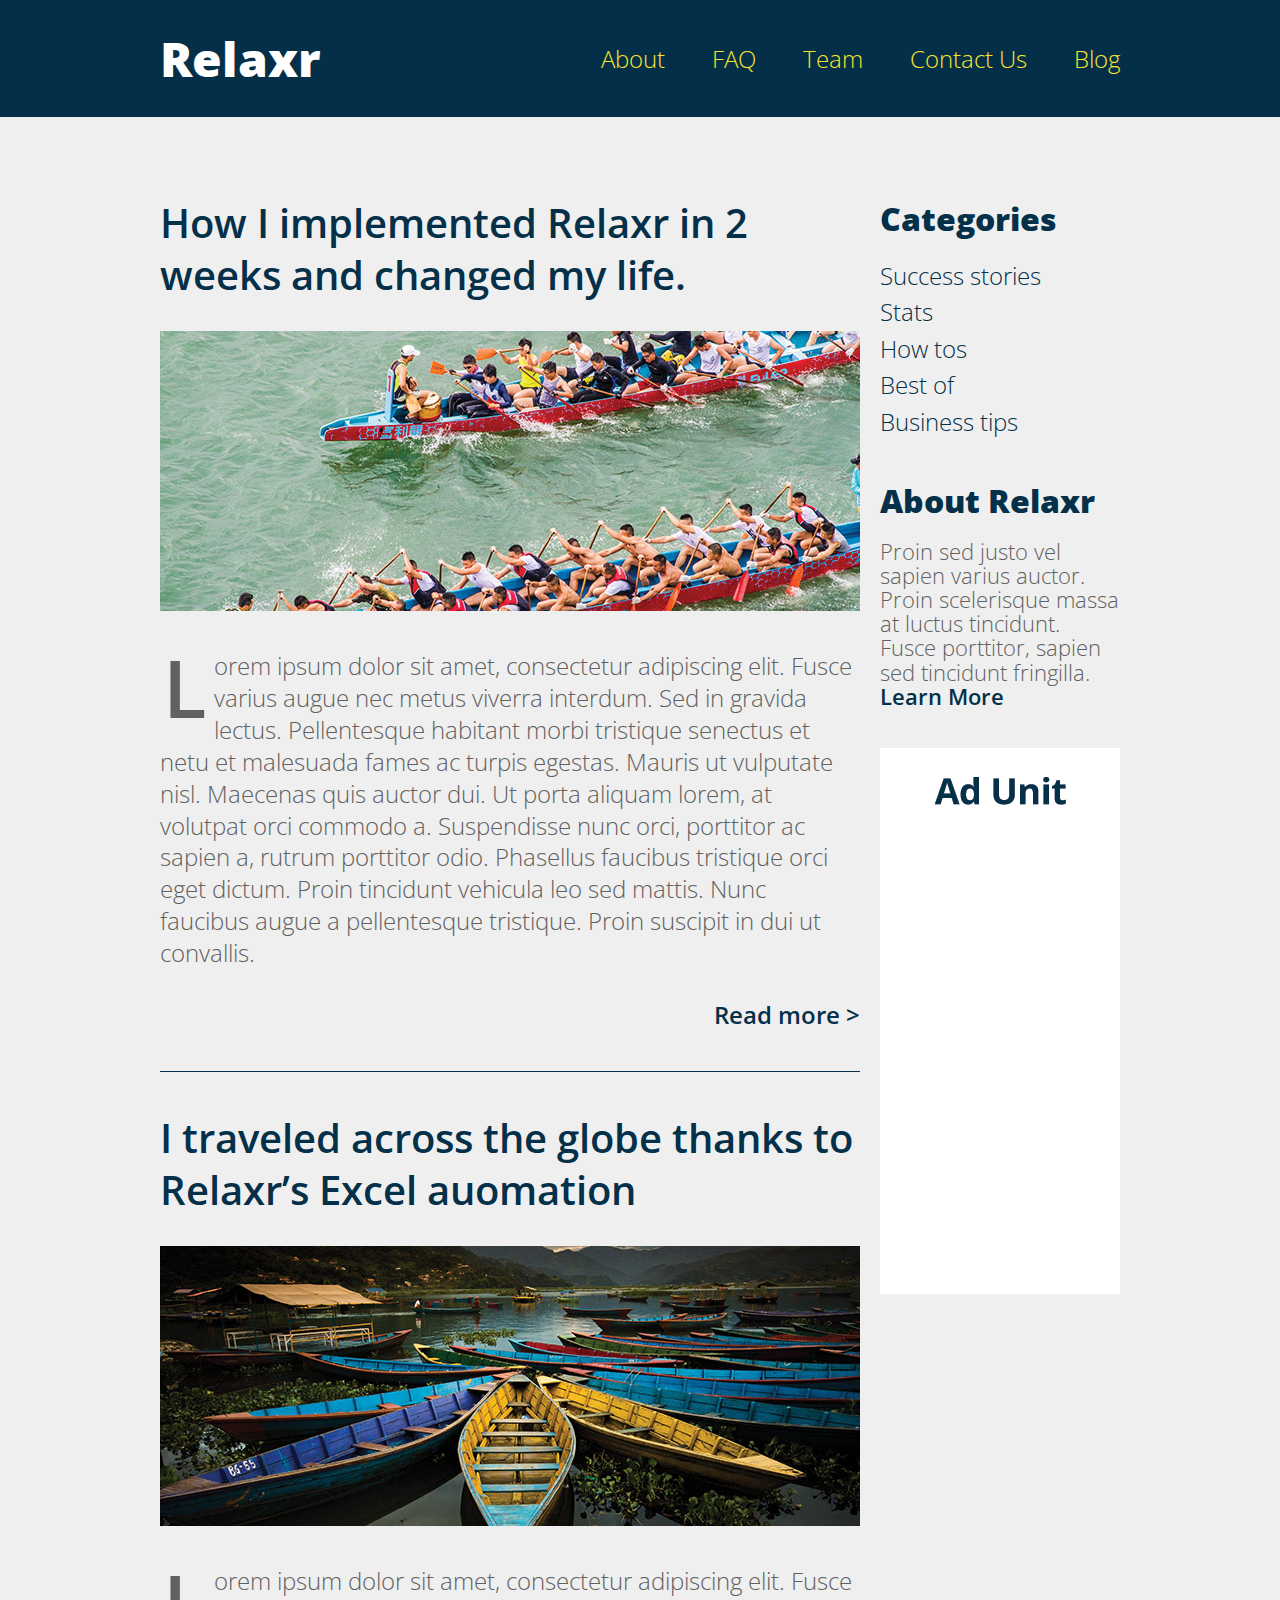
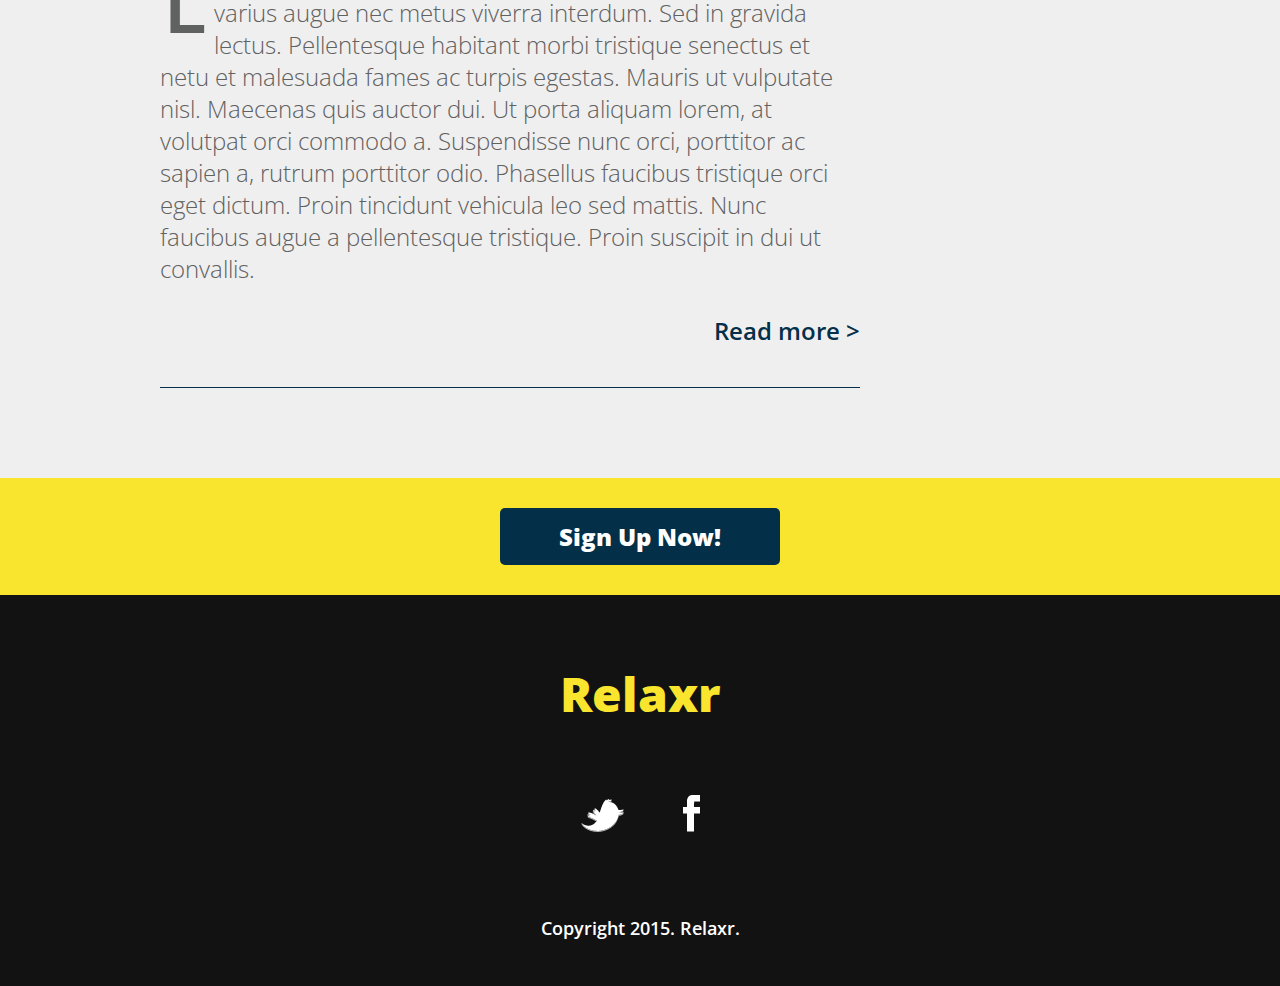
<file: class03/06 test (disregard)/solution_code/index.html>
<!DOCTYPE html>
<html lang="en">
	<head>
    	<meta charset="utf-8">
    	<meta name="description" content="The perfect personal assistant. Relaxr does your job for you so you can enjoy life as it is meant to be.">

		<title>Relaxr Blog</title>
		<link href='http://fonts.googleapis.com/css?family=Open+Sans:300italic,300,600,800' rel='stylesheet' type='text/css'>

		<!-- external CSS link -->
		<link rel="stylesheet" href="css/reset.css">
		<link rel="stylesheet" href="css/style.css">

	</head>
	<body>
		<header>
			<div class="container">
				<h1 class="logo">Relaxr</h1>
				<nav>
					<ul>
						<li><a href="#">About</a></li>
						<li><a href="#">FAQ</a></li>
						<li><a href="#">Team</a></li>
						<li><a href="#">Contact Us</a></li>
						<li><a href="#">Blog</a></li>
					</ul>
				</nav>
			</div>
		</header>
		<section id="main">
			<div class="container">
				<section id="posts">
					<article class="post">
						<h1 class="post-title"><a href="#">How I implemented Relaxr in 2 weeks and changed my life.</a></h1>
						<img src="images/blog_photo1.jpg" alt="Crew Meet">
						<p>Lorem ipsum dolor sit amet, consectetur adipiscing elit. Fusce varius augue nec metus viverra interdum. Sed in gravida lectus. Pellentesque habitant morbi tristique senectus et netu et malesuada fames ac turpis egestas. Mauris ut vulputate nisl.  Maecenas quis auctor dui. Ut porta aliquam lorem, at volutpat orci commodo a. Suspendisse nunc orci, porttitor ac sapien a, rutrum porttitor odio. Phasellus faucibus tristique orci eget dictum. Proin tincidunt vehicula leo sed mattis. Nunc faucibus augue a pellentesque tristique. Proin suscipit in dui ut convallis.</p>

						<p class="readmore"><a href="#">Read more &gt;</a></p>
					</article>
					<article class="post">
						<h1 class="post-title"><a href="#">I traveled across the globe thanks to Relaxr’s Excel auomation</a></h1>
						<img src="images/blog_photo2.jpg" alt="Canoes">
						<p>Lorem ipsum dolor sit amet, consectetur adipiscing elit. Fusce varius augue nec metus viverra interdum. Sed in gravida lectus. Pellentesque habitant morbi tristique senectus et netu et malesuada fames ac turpis egestas. Mauris ut vulputate nisl.  Maecenas quis auctor dui. Ut porta aliquam lorem, at volutpat orci commodo a. Suspendisse nunc orci, porttitor ac sapien a, rutrum porttitor odio. Phasellus faucibus tristique orci eget dictum. Proin tincidunt vehicula leo sed mattis. Nunc faucibus augue a pellentesque tristique. Proin suscipit in dui ut convallis.</p>

						<p class="readmore"><a href="#">Read more &gt;</a></p>
					</article>
				</section><!--
			--><aside id="sidebar">
					<h3>Categories</h3>
					<ul>
						<li><a href="#">Success stories</a></li>
						<li><a href="#">Stats</a></li>
						<li><a href="#">How tos</a></li>
						<li><a href="#">Best of</a></li>
						<li><a href="#">Business tips</a></li>
					</ul>
					<h3>About Relaxr</h3>
					<p>Proin sed justo vel sapien varius auctor. Proin scelerisque massa at luctus tincidunt. Fusce porttitor, sapien sed tincidunt fringilla.<br>
					<a href="">Learn More</a></p>
					<img src="images/ad-unit.png" alt="Ad Unit">
				</aside>
			</div>
		</section>

		<aside id="bottom-cta">
			<a class="button blue" href="#">Sign Up Now!</a>
		</aside>
		<footer>
			<h4 class="logo">Relaxr</h4>

			<ul>
				<li><a href="#"><img src="images/twitter.png" alt="Twitter logo"></a></li>
				<li><a href="#"><img src="images/facebook.png" alt="Facebook logo"></a></li>
			</ul>

			<p class="copyright">Copyright 2015. Relaxr.</p>
		</footer>
	</body>
</html>
</file>
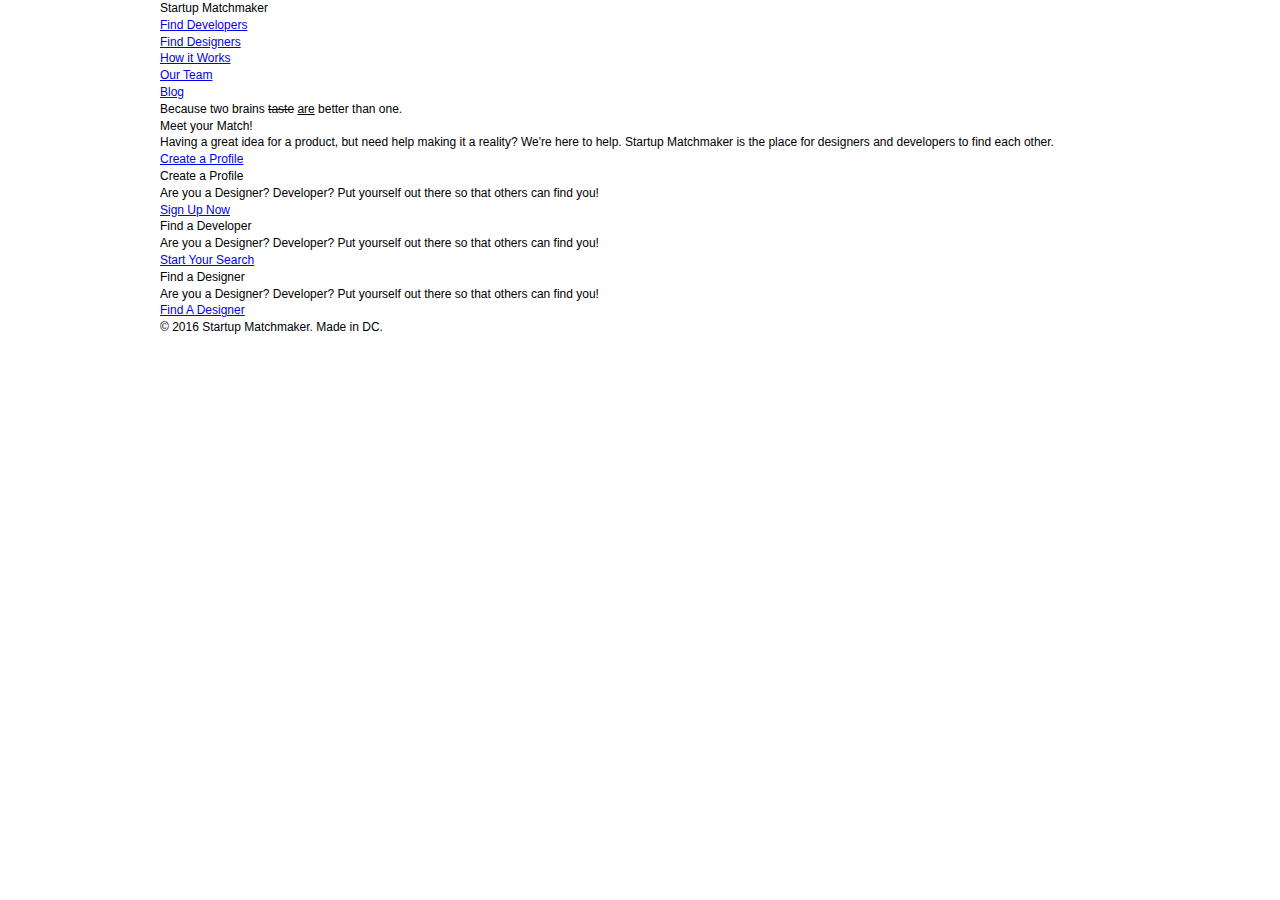
<file: class03/06 test (disregard)/starter_code/index.html>
<!DOCTYPE html>
<html lang="en">
	<head>
    	<meta charset="utf-8">
    	<meta name="description" content="Your description goes here">
    	<meta name="keywords" content="one, two, three">

		<title>Blank Template</title>

		<!-- external CSS link -->
		<link rel="stylesheet" href="css/reset.css">
		<link href='https://fonts.googleapis.com/css?family=Source+Sans+Pro:200,200italic,300,300italic,400,400italic,600,600italic,700,700italic|Merriweather:400,300,300italic,400italic,700,700italic|Oswald:400,700,300' rel='stylesheet' type='text/css'>
		<link rel="stylesheet" href="css/style.css">

	</head>
	<body>
		<div id="container">
			<header>
				<h1 id="logo">Startup Matchmaker</h1>
				<nav>
					<ul id="nav">
						<li><a class="caps" href="#">Find Developers</a></li>
						<li><a class="caps" href="#">Find Designers</a></li>
						<li><a href="#">How it Works</a></li>
						<li><a href="#">Our Team</a></li>
						<li><a href="#">Blog</a></li>
					</ul>
				</nav>
				<div id="slogan">
					<h2>Because two brains <del>taste</del> <ins>are</ins> better than one.</h2>
				</div> <!-- #slogan -->
			</header> <!-- header -->
			<section id="hero" class="clearfix">
				<aside>
					<h3>Meet your Match!</h3>
					<p>Having a great idea for a product, but need help making it a reality? We're here to help. Startup Matchmaker is the place for designers and developers to find each other.</p>
					<a class="button yellow" href="#">Create a Profile</a>
				</aside> <!-- aside -->
			</section>
			<section id="cta">
				<article>
					<h4>Create a Profile</h4>
					<p>Are you a Designer? Developer? Put yourself out there so that others can find you!</p>
					<a class="button gray" href="#">Sign Up Now</a>
				</article><!-- article -->
				<article>
					<h4>Find a Developer</h4>
					<p>Are you a Designer? Developer? Put yourself out there so that others can find you!</p>
					<a class="button gray" href="#">Start Your Search</a>
				</article><!-- article -->
				<article>
					<h4>Find a Designer</h4>
					<p>Are you a Designer? Developer? Put yourself out there so that others can find you!</p>
					<a class="button gray" href="#">Find A Designer</a>
				</article><!-- article -->
			</section><!-- section#cta -->
			<footer>
				&copy; 2016 Startup Matchmaker. Made in DC. 
			</footer><!-- footer -->
		</div><!-- #container -->
	</body>
</html>
</file>
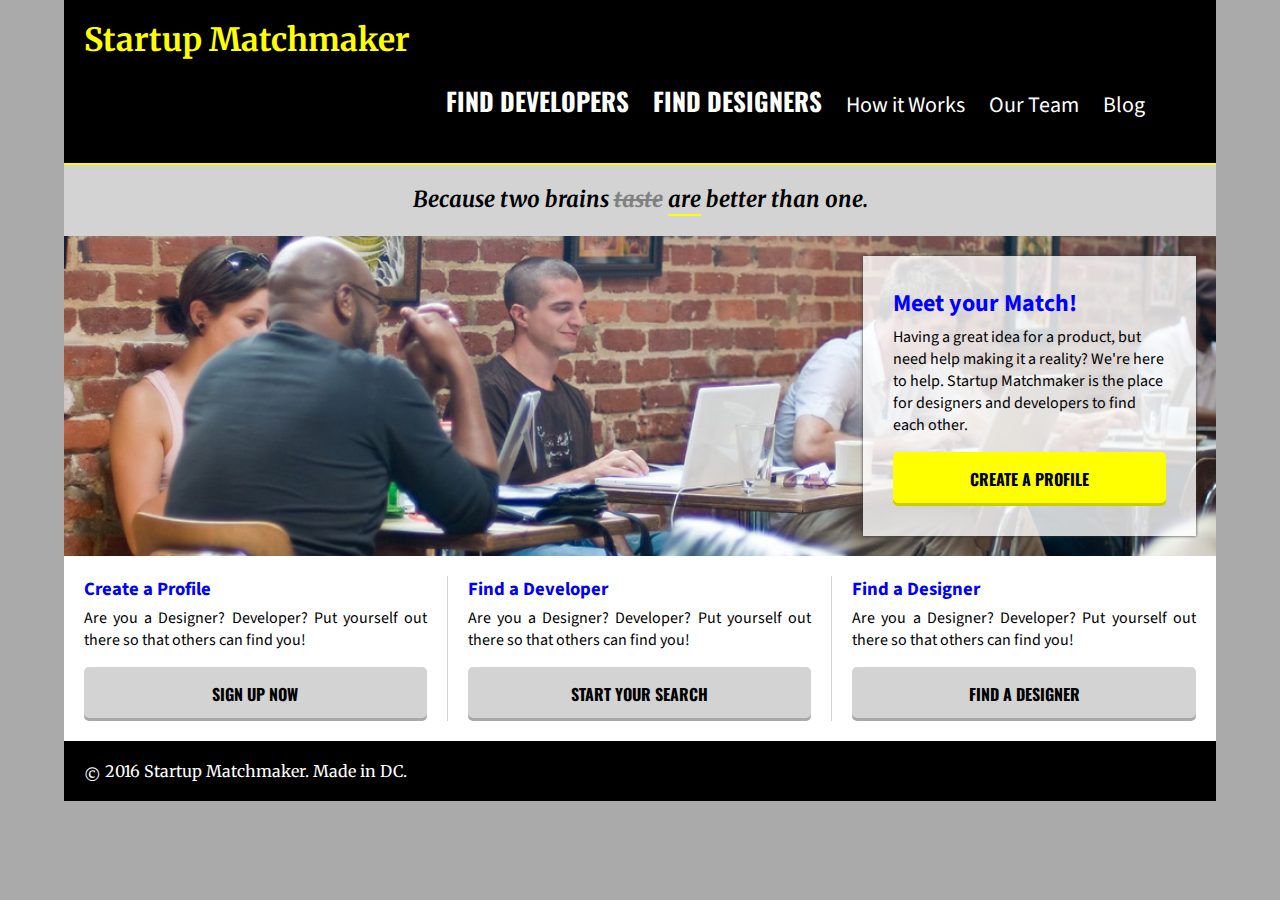
<file: class03/06_HTML_CSS_Lab/solution/index.html>
<!DOCTYPE html>
<html>
    <head>
        <meta charset="utf-8">
        <meta http-equiv="X-UA-Compatible" content="IE=edge">
        <title>Startup Matchmaker | Startup Matchmaker</title>
        <meta name="description" content="Having a great idea for a product, but need help making it a reality? We're here to help. Startup Matchmaker is the place for designers and developers to find each other.">
        <link href='http://fonts.googleapis.com/css?family=Oswald:400,700' rel='stylesheet' type='text/css'>
        <link href='http://fonts.googleapis.com/css?family=Merriweather:400,700,700italic,400italic' rel='stylesheet' type='text/css'>
        <link href='http://fonts.googleapis.com/css?family=Source+Sans+Pro:400,700,400italic,700italic' rel='stylesheet' type='text/css'>
        <link rel="stylesheet" href="css/normalize.css">
        <link rel="stylesheet" href="css/main.css">
    </head>
    <body>

        <div class="container">

            <!-- Site Header -->
            <header class="site-header clearfix">
                <h1 class="logo"><a href="/">Startup Matchmaker</a></h1>
                <nav class="navigation">
                    <ul class="main-nav horizontal-nav">
                        <li><a href="#"><strong>Find Developers</strong></a></li>
                        <li><a href="#"><strong>Find Designers</strong></a></li>
                        <li><a href="#">How it Works</a></li>
                        <li><a href="#">Our Team</a></li>
                        <li><a href="#">Blog</a></li>
                    </ul>
                </nav>
            </header>


            <!-- Tagline -->
            <div class="tagline">
                Because two brains <del>taste</del> <ins>are</ins> better than one.
            </div>

            <!-- Hero -->
            <section class="hero clearfix">
                <div class="hero-block">
                    <h2 class="block-heading">Meet your Match!</h2>
                    <p class="block-copy">Having a great idea for a product, but need help making it a reality? We're here to help. Startup Matchmaker is the place for designers and developers to find each other.</p>
                    <a class="btn btn-hero" href="#">Create a Profile</a>
                </div>
            </section>

            <!-- Blocks -->
            <section class="block-group clearfix">
                <div class="block">
                    <h3 class="block-heading">Create a Profile</h3>
                    <p class="block-copy">Are you a Designer? Developer? Put yourself out there so that others can find you!</p>
                    <a class="btn btn-block" href="#">Sign up Now</a>
                </div>

                <div class="block">
                    <h3 class="block-heading">Find a Developer</h3>
                    <p class="block-copy">Are you a Designer? Developer? Put yourself out there so that others can find you!</p>
                    <a class="btn btn-block" href="#">Start Your Search</a>

                </div>

                <div class="block">
                    <h3 class="block-heading">Find a Designer</h3>
                    <p class="block-copy">Are you a Designer? Developer? Put yourself out there so that others can find you!</p>
                    <a class="btn btn-block" href="#">Find a Designer</a>
                </div>

            </section>

            <!-- Footer -->
            <footer class="copyright">
                <span class="line-up">&copy;</span> 2016 Startup Matchmaker. Made in DC.
            </footer>

        </div> <!-- /container -->

    </body>
</html>
</file>
<file: class01/cookie_recipe/styles.css>
styles.css

body {
	background:#ffe;
	border:5px solid black;
}

/* A comment goes here */

img {
	border:5px solid black;
}

/*h2 span {
	color:#887;
}*/

a {
	color:#900;
}

.auxHeader {
	color:#887;
}
</file>
<file: class02/solution_code/css/style.css>
/*
Project Name: Blank Template
Client: Your Client
Author: Your Name
Developer @GA in NYC
*/


/******************************************
/* SETUP
/*******************************************/

/* Box Model Hack */
* {
  -moz-box-sizing: border-box; /* Firexfox */
  -webkit-box-sizing: border-box; /* Safari/Chrome/iOS/Android */
  box-sizing: border-box; /* IE */
}

/* Clear fix hack */
.clearfix:after {
  content: ".";
  display: block;
  clear: both;
  visibility: hidden;
  line-height: 0;
  height: 0;
}

.clear {
  clear: both;
}

.alignright {
  float: right;
  padding: 0 0 10px 10px; /* note the padding around a right floated image */
}

.alignleft {
  float: left;
  padding: 0 10px 10px 0; /* note the padding around a left floated image */
}

/******************************************
/* BASE STYLES
/*******************************************/

body {
  color: #f0efef;
  font-size: 26px;
  line-height: 1.4;
  color: #606161;
  font-family: 'Open Sans', Helvetica, Arial, sans-serif;
  font-weight: 300;
}
a {
  text-decoration: none;
}


/******************************************
/* LAYOUT
/*******************************************/

/* Center the container */
.container {
  width: 960px;
  margin: 0 auto;
}

.logo {
  font-size: 48px;
  font-weight: 800;
}

header {
  height: 700px;
  background: url(../images/header_bg.jpg) no-repeat top center #131e27;
  padding-top: 32px;
}

header .logo {
  color: #fff;
}
header h2 {
  font-size: 48px;
  text-align: center;
  color: #fff;
  margin: 120px 0 90px;
  font-weight: 600;
}
.button {
  border-radius: 5px;
  font-weight: 800;
  padding: 12px 0;
  width: 280px;
  font-size: 28px;
  text-align: center;
  display: block;
  margin: 0 auto;
}
.yellow {
  background: #f9e42e;
  color: #033048;
}
.blue {
  background: #033048;
  color: #fff;
  font-size: 24px;
}
#benefits {
  padding: 100px 0 80px;
}
h3 {
  color: #033048;
  font-size: 40px;
  font-weight: 600;
  margin-bottom: 40px;
}
#benefits p, #benefits ul {
  width: 600px;
}
#benefits ul {
  list-style: disc;
  margin: 30px 0 0 80px;
}
#testimonial {
  background: url(../images/testimonial_bg.jpg) no-repeat top center #071324;
  padding: 70px 0 70px;
  color: #fff;
}
blockquote {
  font-size: 36px;
  font-weight: 300;
  font-style: italic;
  text-align: center;
  width: 580px;
  margin: 0 auto;
}
blockquote span {
  font-weight: 600;
  display: block;
  font-style: normal;
}
aside {
  background: #f9e42e;
  padding: 30px;
  text-align: center
}
footer {
  background: #121212;
  padding: 65px 0 45px;
  text-align: center;
}
footer .logo {
  color: #f9e42e;
  margin-bottom: 68px;
}
footer ul li {
  display: inline-block;
  list-style: none;
  margin: 0 26px 75px;
}
footer p {
  font-size: 18px;
  color: #fff;
  font-weight: 600;
}

/******************************************
/* ADDITIONAL STYLES
/*******************************************/
</file>
<file: class02/starter_code/css/style.css>
/*
Project Name: Blank Template
Client: Your Client
Author: Your Name
Developer @GA in NYC
*/


/******************************************
/* SETUP
/*******************************************/

/* Box Model Hack */
* {
     -moz-box-sizing: border-box; /* Firexfox */
     -webkit-box-sizing: border-box; /* Safari/Chrome/iOS/Android */
     box-sizing: border-box; /* IE */
}

/* Clear fix hack */
.clearfix:after {
     content: ".";
     display: block;
     clear: both;
     visibility: hidden;
     line-height: 0;
     height: 0;
}

.clear {
  clear: both;
}

.alignright {
  float: right;
  padding: 0 0 10px 10px; /* note the padding around a right floated image */
}

.alignleft {
  float: left;
  padding: 0 10px 10px 0; /* note the padding around a left floated image */
}

/******************************************
/* BASE STYLES
/*******************************************/

body {
     color: #000;
     font-size: 12px;
     line-height: 1.4;
     font-family: Helvetica, Arial, sans-serif;
}

h1 {
    font-family: 'Open Sans', sans-serif;
    font-weight: bolder;
    font-size: 48px;
    color: #ffffff;
}

h2 {
    font-family: 'Open Sans', sans-serif;
    font-weight: 600;
    font-size: 48px;
    color: #ffffff;
}

h3 {
  font-family: 'Open Sans', sans-serif;
  font-weight: 600;
  font-size: 20px;
  color: #033048;
}

a.button {
  font-family: 'Open Sans', sans-serif;
  font-weight: bolder;
  font-size: 30px;
  border-radius: 5px;
  padding: 10px 60px;
  text-decoration: none;
  display: inline-block;
}


/******************************************
/* LAYOUT
/*******************************************/

/* Center the container */
#header {
  padding: 20px 0px 100px 0px;
  text-align: center;
}

#header a.button {
  margin: 60px;
}

#header h1 {
  text-align: left;
}

footer h1 {
  text-align: center;
}

footer p {
  font-weight: bolder;
  font-size: 9px;
  text-align: center;
}

footer a {
  display: inline-block;
}

#header h2 {
  margin: 120px 0px 0px 0px;
}

#benefits {
  background-color:#f0efef;
  padding: 20px 0px 40px 0px;
}

#benefits p, li {
  font-family: 'Open Sans', sans-serif;
  font-weight: 100;
  color: gray;
}

#testimonials blockquote {
  font-family: 'Open Sans', sans-serif;
  font-weight: 100;
  font-style: italic;
  font-size: 18px;
}

#yellow {
  background-color: #f9e42e;
  text-align: center;
  padding: 50px;
}

.container {
  width: 80%;
  margin: 0 auto;
}

header {
      background: url(../images/header_bg.jpg) no-repeat center top rgb(134,141,157);
      background-size: cover;
      height: 700px;
}

footer {
      background-color: black;
      color: #ffffff;
      padding: 20px 0px 20px 0px;
      text-align: center;
}

/******************************************
/* ADDITIONAL STYLES
/*******************************************/

/* Button Styles */

.yellow {
  background-color: #f9e42e;
  color: black;
}

.dark {
  background-color: #033048;
  color: #ffffff;
}
</file>
<file: class05/moods/css/style.css>
/******************************************
/* SETUP
/*******************************************/

/* Box Model Hack */
* {
    -moz-box-sizing: border-box; /* Firexfox */
    -webkit-box-sizing: border-box; /* Safari/Chrome/iOS/Android */
    box-sizing: border-box; /* IE */
}

/* Clear fix hack */
.clearfix:after {
    content: ".";
    display: block;
    clear: both;
    visibility: hidden;
    line-height: 0;
    height: 0;
}

.clear {
    clear: both;
}

/******************************************
/* BASE STYLES
/*******************************************/

body {
    color: #000;
    font-size: 12px;
    line-height: 1.4;
    font-family: Helvetica, Arial, sans-serif;
    background: white;
}

/******************************************
/* LAYOUT
/*******************************************/

/* Center the container */
.container {
    max-width: 960px;
    margin: auto;
    padding-top: 5em;
}

header {
    background: url('../img/background.jpg');
    padding: 20px 0;
}

.title {
    text-align: center;
    color: black;
    font-size: 48px;
    font-weight: bold;
    font-family: 'Pacifico', helvetica, arial, sans-serif;
    background-color: rgba(255, 255, 255, 0.75);
}

.title p {
    font-size: 30px;
    font-weight: normal
}

#mood {
    color: #6b6b6c;
    font-size: 38px;
    background: #fff;
    border: 1px solid #111;
    padding: 0px 30px;
    display: inline-block;
    width: 90%;
    margin-right: 24px;
    font-family: helvetica, arial, sans-serif;
    height: 72px;
    line-height: 74px;
    vertical-align: middle;
    box-shadow: #111 0 0 20px;
}

#submit-btn {
    background: #ffe500;
    color: #000;
    font-size: 38px;
    font-weight: bold;
    text-transform: uppercase;
    border: 1px solid #111;
    text-align: center;
    display: inline-block;
    width: 90%;
    height: 72px;
    line-height: 74px;
    vertical-align: middle;
    box-shadow: #111 0 0 50px;
    font-family: helvetica, arial, sans-serif;
    cursor: pointer;
}

#submit-btn:hover {
    background: #fff600;
}

.moodring {
    float: left;
    margin: 0 30px 30px 30px;
}

.moodring > div {
    width: 300px;
    height: 300px;
    border-radius: 150px;
    overflow: hidden;
    border: 1px solid rgb(150, 150, 150);
}

.moodform {
    width: 400px;
    margin: 0;
    padding: 0;
    display: inline-block;
    float: right;
}

/******************************************
/* MOODS
/*******************************************/

.excited {
    background: green;
}

.happy {
    background: blue;
}

.bad {
    background: black;
}
</file>
<file: class01/homework/starter_code/css/style.css>
body {
  font-family: sans-serif;
  color: #05080C;
  font-size:18px;
  line-height: 1.5;
  margin:50px;
  padding:50px;
  border-top:5px solid #e6e6e6;
  border-bottom:5px solid #e6e6e6;

}

a:visited {
  color:inherit;
}

a:hover {
  color:#228dec; 
}

.commonstyles a {

}

.commonstyles small {
}

.commonstyles strong {

}

.commonstyles h1 {

}

.commonstyles h2 {
  color:#133d63;
}

/*.commonstyles h3 {
  margin-top: 42px;
}*/

.commonstyles h4 {
  margin-bottom: 0;
}

.commonstyles p {
  margin-top: 0;
  margin-bottom: 27px;
  font-family: georgia, times, serif;
}

.commonstyles ul {
  list-style: square;
}

.commonstyles ul p {

}

.commonstyles li {

}

.commonstyles hr {
  border: none;
  border-top: 1px solid #222222;
  margin: 30px 0;
}

.commonstyles img {
  margin-left: 20px;
  margin-bottom: 20px;
  border: 5px solid #e6e6e6;
  padding: 5px;
  text-align: center
}

.commonstyles img[alt] {
  float: right;
}

.toc {

  max-width: 300px;
  float:right;
  margin: 0 0 20px 20px;
  list-style-type: square;
}

.history {
  overflow: hidden;
}

div {
  background: f6f6f6;
  width:350px
  float: right;
}

.toc h2 {
  color: #228dec;
}

.toc .toclevel-1 {
  font-size:14px;
}

.toc .toclevel-1 > a {

}

.toc .toclevel-2 {
  font-size:12px;
  color:gray;
}

.toc .toclevel-2 > a {
}

.datatable td {
  padding: 8px 14px;
}

.datatable td:first-child{
  text-transform: uppercase;
  font-size: 11px;
  font-weight: bold;
}

.theader {
  text-transform: uppercase;
  font-family: georgia;
  font-weight: lighter;
  color: #g6g6g6;
  padding-left: 10px;
}

img { 
  border: 1px solid #000; 
  padding: 5px; 
}

table {
  padding:10px 10px 10px 0;
  margin: 10px;
  line-height: 2.0;
}

.post td:first-child {
  font-size: 11px;
}

td {
  padding-right: 45px;
  padding-left: 15px;
  text-align: left;
}

th {
  text-align: left;
  font-size: 18px;
  padding-right:45px;
  color: #228dec;
}

.aside {
  font-weight: bold;
  padding-left: 50px;
  font-size: 24px;
  color: #228dec;
  letter-spacing: 2px;
  font-family: serif;
}

li {
  font-weight: lighter;
  font-family: sans-serif;
}

.citations {
  padding-left: 50px;
}

.footnotes {
  width: 600px;
  height: 25px;
  vertical-align: middle;
  font-size: 11px;
  padding-left: 25px;
  padding-top: 10px;
  background-color: #f6f6f6;
}
</file>
<file: class03/06 test (disregard)/solution_code/css/style.css>
/*
Project Name: Blank Template
Client: Your Client
Author: Your Name
Developer @GA in NYC
*/


/******************************************
/* SETUP
/*******************************************/

/* Box Model Hack */
* {
  -moz-box-sizing: border-box; /* Firexfox */
  -webkit-box-sizing: border-box; /* Safari/Chrome/iOS/Android */
  box-sizing: border-box; /* IE */
}

/* Clear fix hack */
.clearfix:after {
  content: ".";
  display: block;
  clear: both;
  visibility: hidden;
  line-height: 0;
  height: 0;
}

.clear {
  clear: both;
}

.alignright {
  float: right;
  padding: 0 0 10px 10px; /* note the padding around a right floated image */
}

.alignleft {
  float: left;
  padding: 0 10px 10px 0; /* note the padding around a left floated image */
}

/******************************************
/* BASE STYLES
/*******************************************/

body {
  color: #043049;
  font-size: 26px;
  line-height: 1.4;
  color: #606161;
  font-family: 'Open Sans', Helvetica, Arial, sans-serif;
  font-weight: 300;
  background: #f0efef;
}
a {
  text-decoration: none;
}


/******************************************
/* LAYOUT
/*******************************************/

/* Center the container */
.container {
  width: 960px;
  margin: 0 auto;
}

.logo {
  font-size: 48px;
  font-weight: 800;
}

header {
  background: #033048;
  padding: 25px 0;
  overflow: hidden;
}
header .logo {
  color: #fff;
  float: left;
}

header nav {
  float: right;
  margin-top: 15px;
}
header nav ul li {
  display: inline-block;
  margin: 0 0 0 40px;
  font-size: 24px;
}
header nav ul li a {
  color: #f9e42e;
}
#main {
  margin-top: 80px;
}
#posts {
  width: 700px;
  display: inline-block;
  margin-right: 20px;
  vertical-align: top;
}
#sidebar {
  width: 240px;
  display: inline-block;
  vertical-align: top;
}
.post {
  border-bottom: 1px solid #043049;
  padding-bottom: 40px;
  margin-bottom: 40px;
}
.post-title {
  font-weight: 600;
  font-size: 40px;
  line-height: 1.3;
  margin-bottom: 30px;
}
.post-title a {
  color: #043049;
}

.post img {
  margin-bottom: 30px;
  max-width: 100%;
}
.post p {
  font-size: 24px;
  line-height: 1.333;
  color: #606161;
}
.post p:first-of-type:first-letter {
  float: left;
  font-size: 80px;
  line-height: 65px;
  padding-top: 4px;
  padding-right: 8px;
  padding-left: 3px;
  font-weight: 600;
}
.readmore {
  text-align: right;
  margin-top: 30px;
}
.readmore a {
  color: #043049;
  font-weight: 600;
}

.button {
  border-radius: 5px;
  font-weight: 800;
  padding: 12px 0;
  width: 280px;
  font-size: 28px;
  text-align: center;
  display: block;
  margin: 0 auto;
}
.yellow {
  background: #f9e42e;
  color: #033048;
}
.blue {
  background: #033048;
  color: #fff;
  font-size: 24px;
}

#sidebar h3 {
  font-size: 32px;
  font-weight: 800;
  margin-bottom: 15px;
  color: #043049;
}
#sidebar ul {
  margin-bottom: 40px;
}
#sidebar ul li a {
  color: #043049;
  font-size: 24px;
}
#sidebar p {
  font-size: 22px;
  line-height: 1.1;
  margin-bottom: 40px;
}
#sidebar p a {
  color: #043049;
  font-weight: 600;
}

#bottom-cta {
  background: #f9e42e;
  padding: 30px;
  text-align: center;
  margin-top: 50px;
}

footer {
  background: #121212;
  padding: 65px 0 45px;
  text-align: center;
}
footer .logo {
  color: #f9e42e;
  margin-bottom: 68px;
}
footer ul li {
  display: inline-block;
  list-style: none;
  margin: 0 26px 75px;
}
footer p {
  font-size: 18px;
  color: #fff;
  font-weight: 600;
}

/******************************************
/* ADDITIONAL STYLES
/*******************************************/
</file>
<file: class03/06 test (disregard)/starter_code/css/style.css>
/*
Project Name: Blank Template
Client: Your Client
Author: Your Name
Developer @GA in NYC

font-family: 'Source Sans Pro', sans-serif;
font-family: 'Merriweather', serif;
font-family: 'Oswald', sans-serif;
*/


/******************************************
/* SETUP
/*******************************************/

/* Box Model Hack */
* {
     -moz-box-sizing: border-box; /* Firexfox */
     -webkit-box-sizing: border-box; /* Safari/Chrome/iOS/Android */
     box-sizing: border-box; /* IE */
}

/* Clear fix hack */
.clearfix:after {
     content: ".";
     display: block;
     clear: both;
     visibility: hidden;
     line-height: 0;
     height: 0;
}

.clear {
  clear: both;
}

.alignright {
  float: right;
  padding: 0 0 10px 10px; /* note the padding around a right floated image */
}

.alignleft {
  float: left;
  padding: 0 10px 10px 0; /* note the padding around a left floated image */
}

/******************************************
/* BASE STYLES
/*******************************************/

body {
     color: #000;
     font-size: 12px;
     line-height: 1.4;
     font-family: Helvetica, Arial, sans-serif;
}


/******************************************
/* LAYOUT
/*******************************************/

/* Center the container */
#container {
  width: 960px;
  margin: auto;
}

header {

}

footer {

}

/******************************************
/* ADDITIONAL STYLES
/*******************************************/
</file>
<file: class03/06_HTML_CSS_Lab/solution/css/main.css>
* {
    box-sizing: border-box;
}

.clearfix:before,
.clearfix:after {
    content: " "; /* 1 */
    display: table; /* 2 */
}

.clearfix:after {
    clear: both;
}

.clearfix {
    *zoom: 1;
}

body {
    font-family: 'Source Sans Pro', sans-serif;
    background-color: #aaa;
}

a {
    color: yellow;
    text-decoration: none;
}

.container {
    width: 90%;
    margin: 0 auto;
}

.site-header {
    background-color: black;
    border-bottom-style: solid;
    border-bottom-color: yellow;
    border-bottom-width: 2px;
    padding: 20px;
}

.logo {
    margin: 0;
    font-size: 32px;
    font-family: 'Merriweather', serif;
}

.navigation {
    width: 750px;
    float: right;
}

.horizontal-nav {
    padding: 0;
    list-style: none;
}

.horizontal-nav li{
    display: inline-block;
}

.main-nav {
    font-size: 22px;
    color: white;
}
.main-nav li {
    margin-right: 20px;
}

.main-nav li:last-child{
    margin-right: 0;
}

.main-nav a {
    color: white;
}

.main-nav strong {
    text-transform: uppercase;
    font-size: 25px;
    font-family: 'Oswald';
}

.tagline {
    font-family: 'Merriweather', serif;
    font-style: italic;
    font-weight: bold;
    font-size: 22px;
    background-color: lightgray;
    padding: 20px;
    text-align: center;
}

.tagline del {
    color: gray;
}

.tagline ins {
    display: inline-block;
    text-decoration: none;
    padding-bottom: 1px;
    border-bottom: solid yellow 2px;
}

.hero {
    background-color: gray;
    background-image: url('../images/coworking.jpg');
    background-size: cover;
    background-position: center center;
    background-repeat: no-repeat;
    padding: 20px;
}

.hero-block {
    background-color: white;
    background-color: rgba(255,255,255,0.8);
    width: 333px;
    float: right;
    padding: 30px;
    box-shadow: 0 0 3px #333;
}

.block-heading {
    color: blue;
    margin: 0;
}

.block-copy {
    margin-top: 5px;
}

.btn {
    text-transform: uppercase;
    color: black;
    padding: 15px;
    border-radius: 5px;
    font-weight: bold;
    font-family: 'Oswald', sans-serif;
    display: block;
    text-align: center;
    box-shadow: inset 0 -3px 0 rgba(0,0,0,0.2);
    transition-property: box-shadow;
    transition-duration: 200ms;
}

.btn:hover {
    box-shadow: inset 0 -3px 0 rgba(0,0,0,0.1);
}

.btn-hero {
    background-color: yellow;
}

.btn-block {
    background-color: lightgray;
}

.block-group {
    background-color: white;
    padding: 20px 0;
}

.block {
    padding: 0 20px;
    width: 33.33%;
    float: left;
    border-right: solid lightgray 1px;
    text-align: justify;
}

.block:last-child {
    border-right: none;
    float: right;
}

.copyright {
    font-family: 'Merriweather', serif;
    color: white;
    background-color: black;
    padding: 20px;
}

.line-up {
    position: relative;
    top: 5px;
}
</file>
